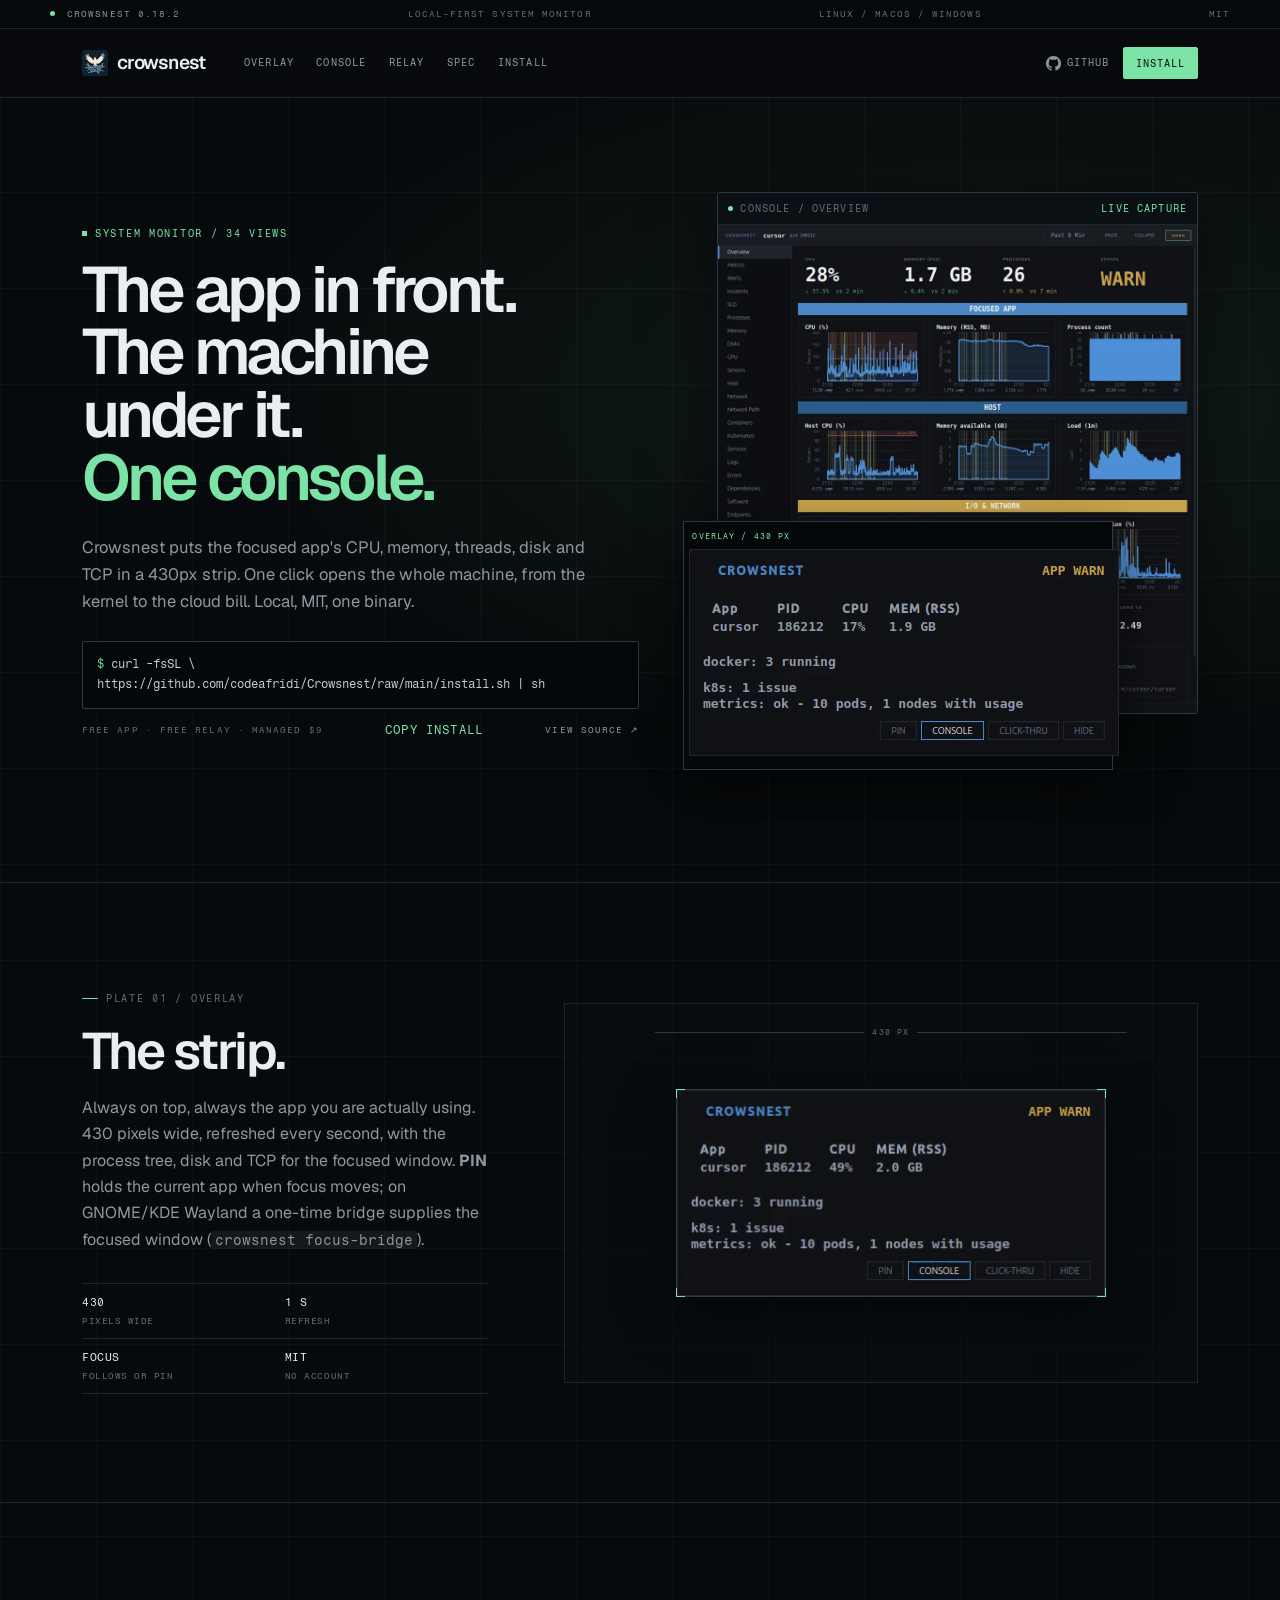
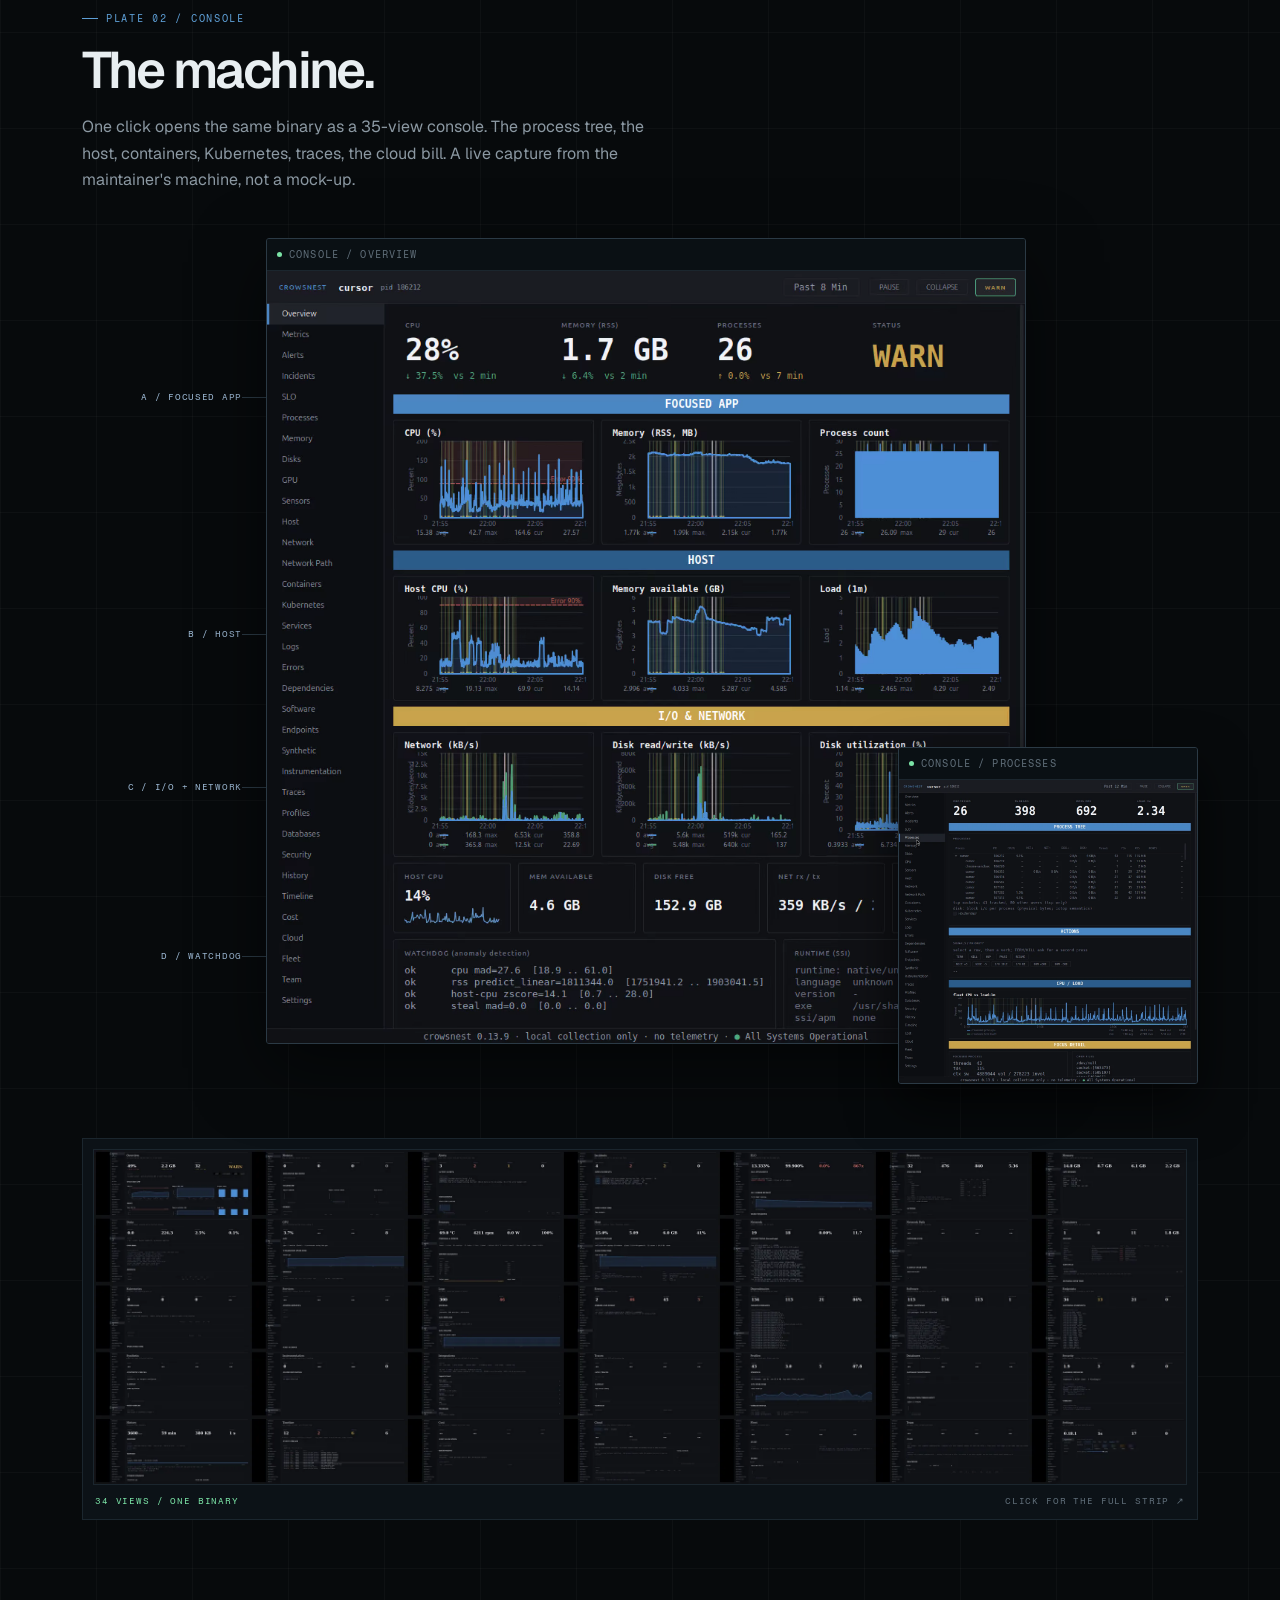
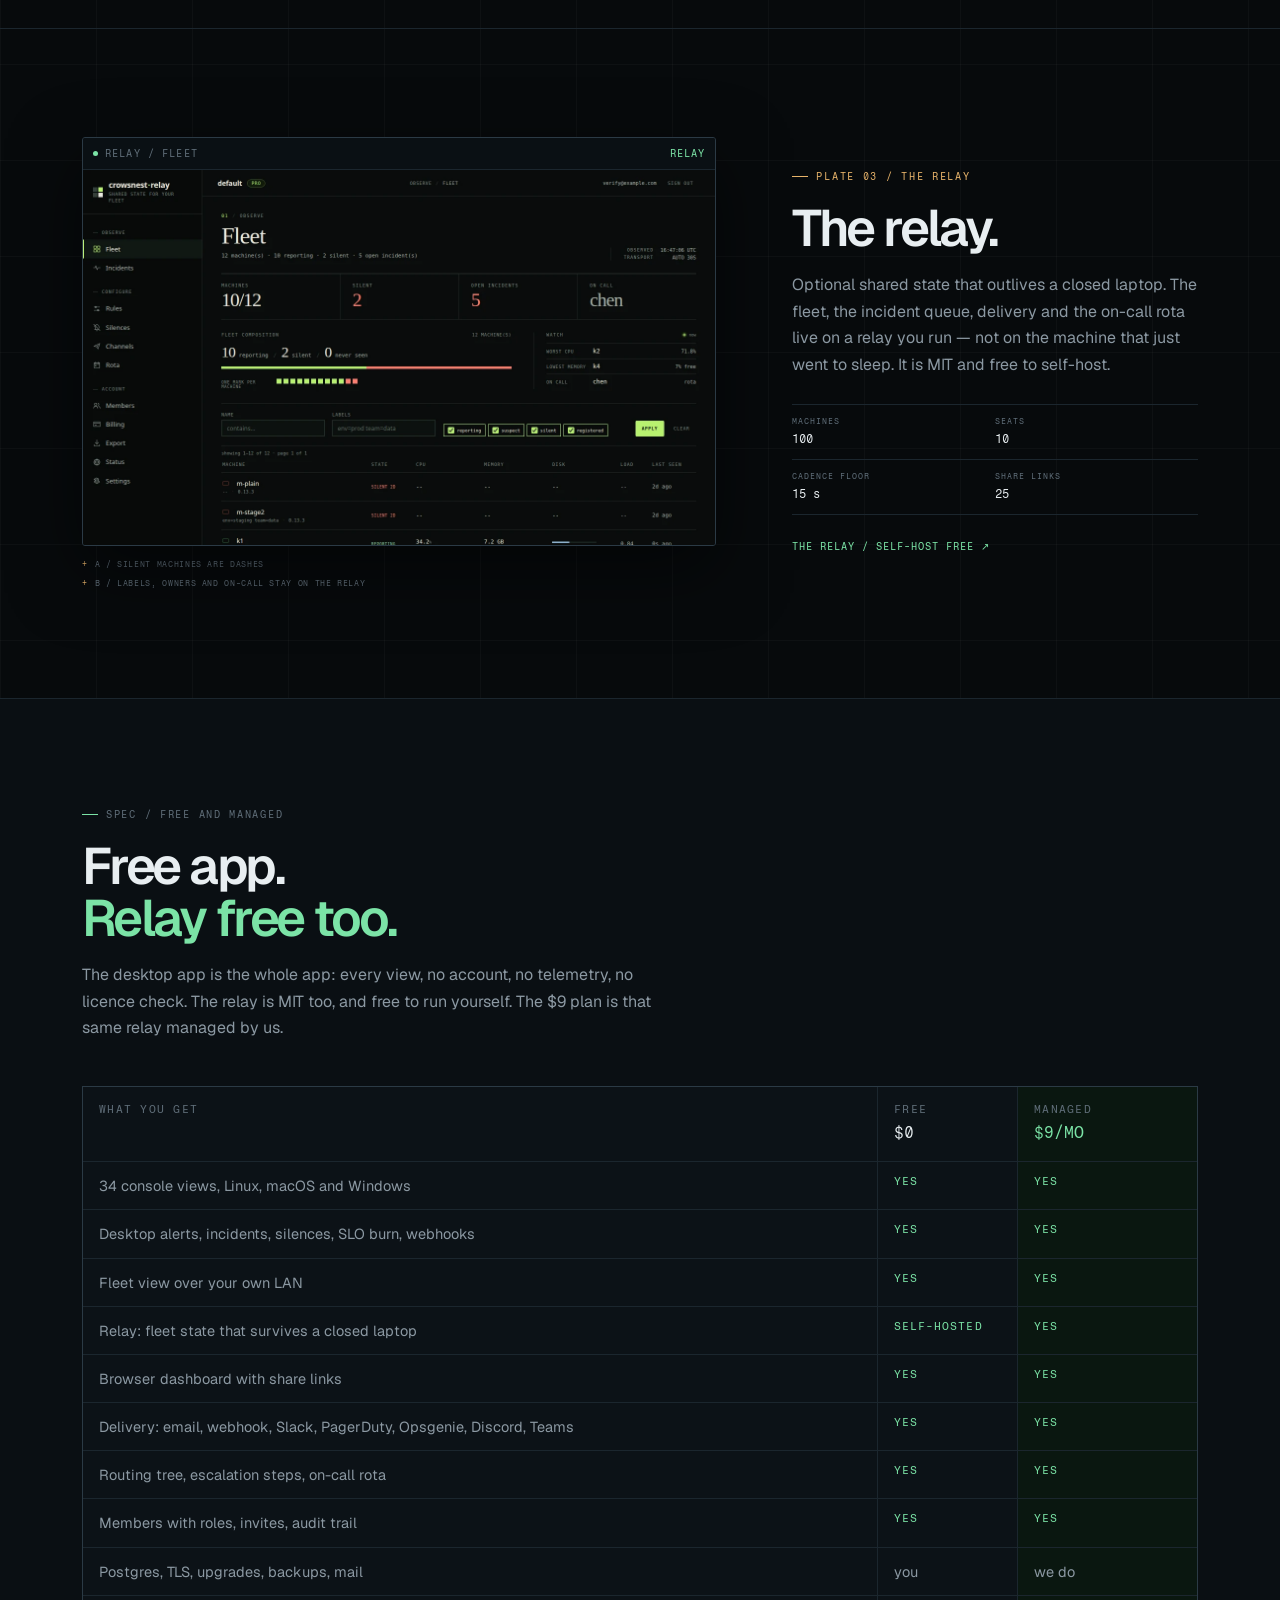
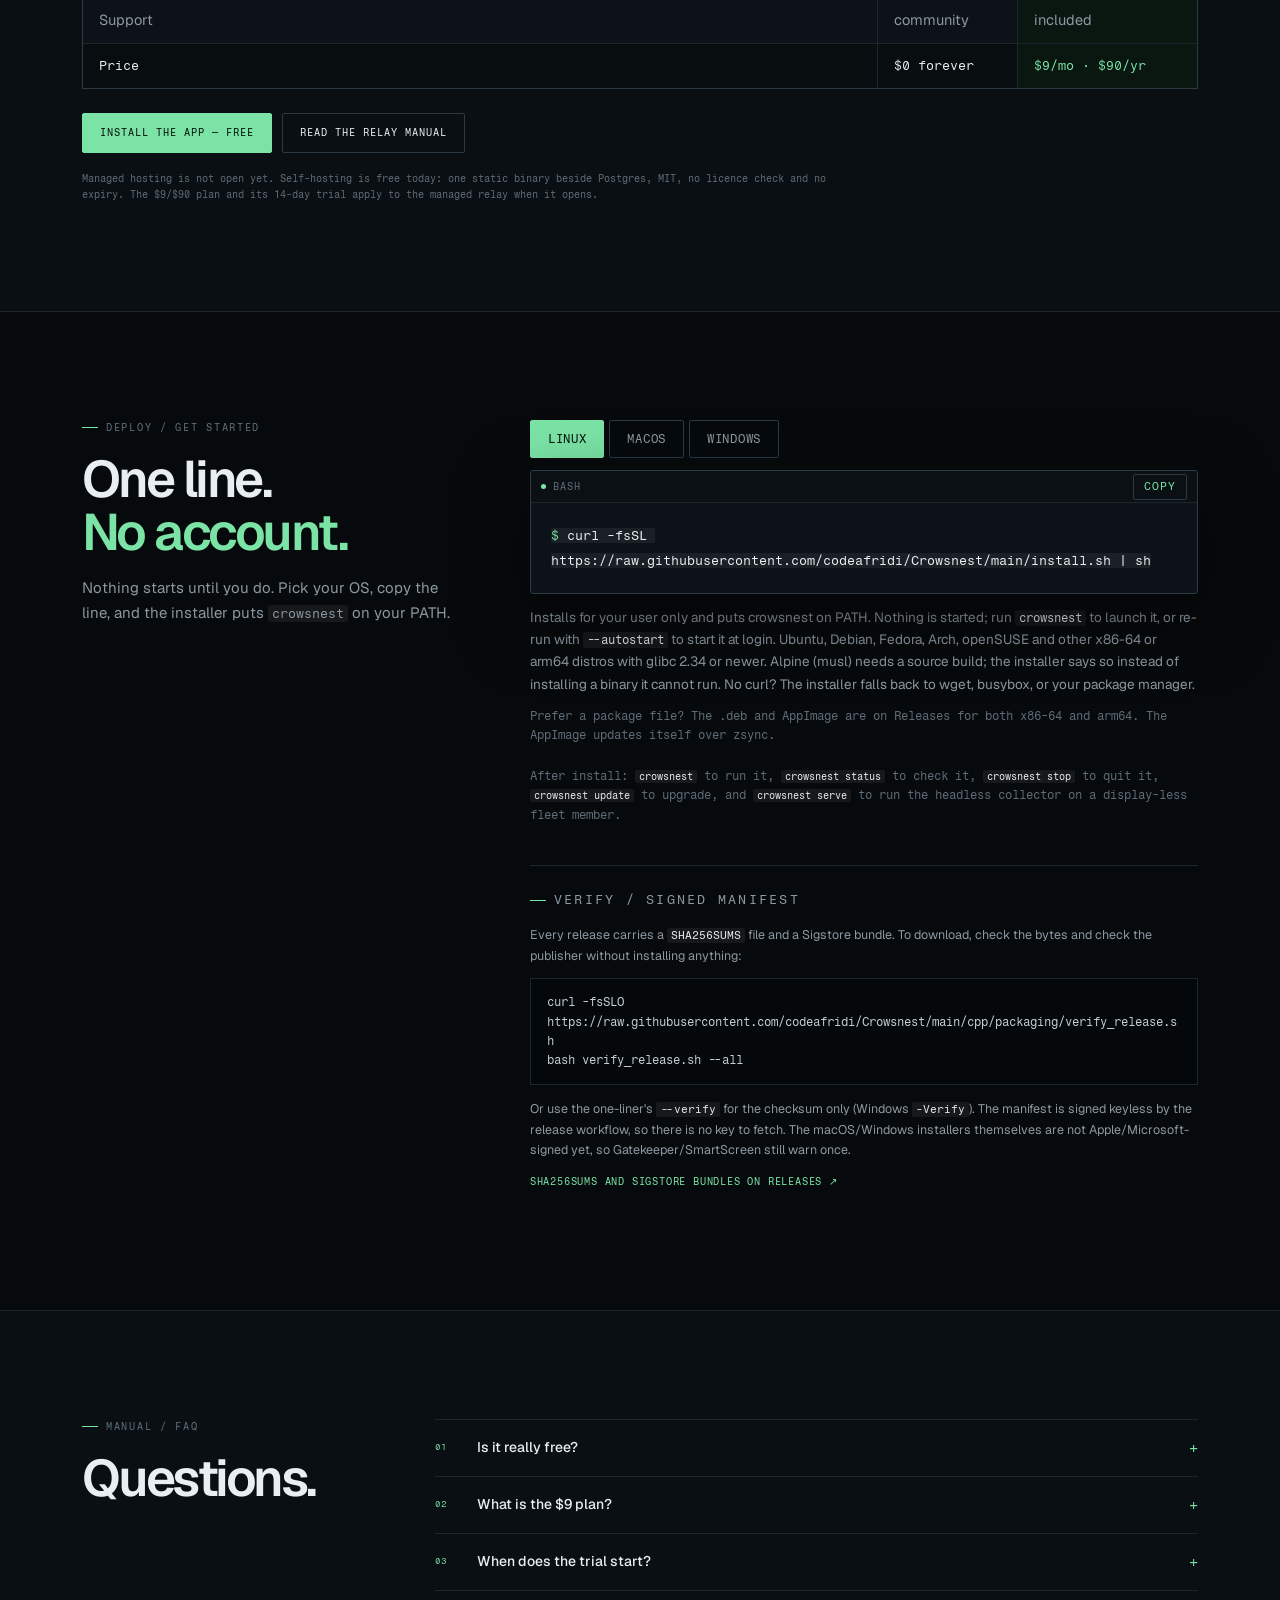
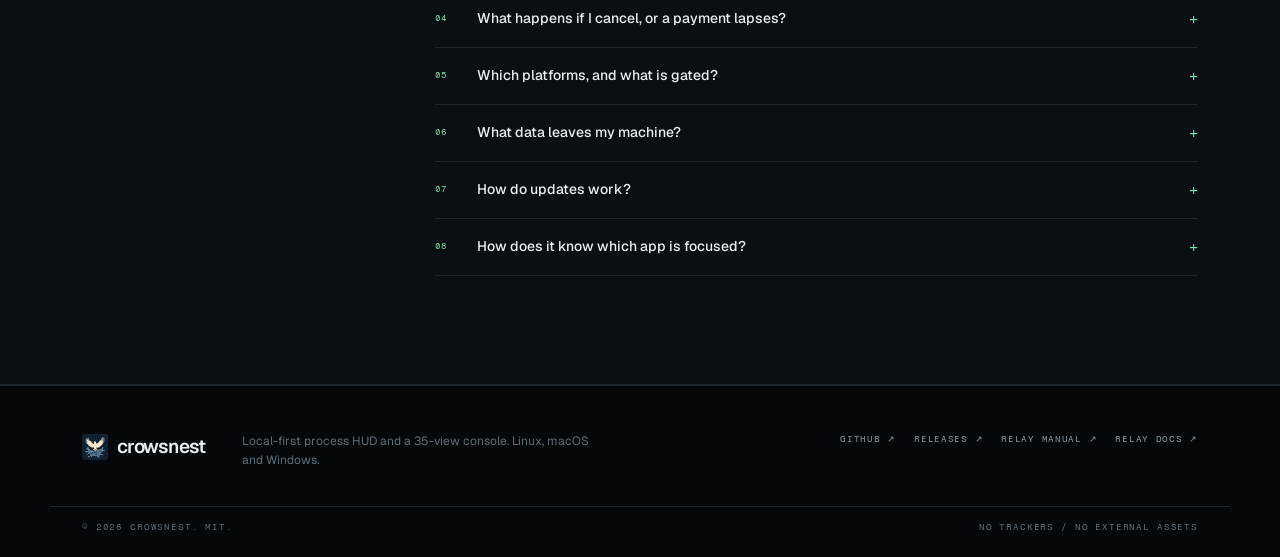
<file: site/index.html>
<!DOCTYPE html>
<html lang="en">
  <head>
    <meta charset="utf-8" />
    <meta name="viewport" content="width=device-width, initial-scale=1" />
    <title>Crowsnest. A focused process HUD and a 35-view console</title>
    <meta name="description" content="Crowsnest puts the focused app's CPU, memory, threads, disk and TCP in a 430px strip, then opens a 35-view console for the host, containers, Kubernetes, traces and cloud cost. Linux, macOS and Windows. The app and the relay are MIT and free to run yourself; the managed relay is $9 with a 14-day trial." />
    <meta name="theme-color" content="#080b0e" />
    <link rel="icon" href="favicon.svg" type="image/svg+xml" />
    <link rel="apple-touch-icon" href="logo.png" />
    <link rel="preload" href="fonts/geist.woff2" as="font" type="font/woff2" crossorigin />
    <link rel="preload" href="fonts/fragment-mono.woff2" as="font" type="font/woff2" crossorigin />
    <link rel="stylesheet" href="styles.css?v=12" />
  </head>
  <body>
    <a class="skip" href="#main">Skip to content</a>

    <div class="topstrip">
      <div class="wrap topstrip-inner">
        <span class="topstrip-build"><i class="dot" aria-hidden="true"></i> CROWSNEST 0.18.2</span>
        <span>LOCAL-FIRST SYSTEM MONITOR</span>
        <span>LINUX / MACOS / WINDOWS</span>
        <span>MIT</span>
      </div>
    </div>

    <header class="head">
      <div class="wrap head-inner">
        <a class="brand" href="#main" aria-label="Crowsnest home">
          <img class="brand-mark" src="logo.svg" width="26" height="26" alt="" aria-hidden="true" />
          <span class="brand-name">crowsnest</span>
        </a>
        <nav class="head-nav" aria-label="Sections">
          <a href="#overlay">Overlay</a>
          <a href="#console">Console</a>
          <a href="relay.html">Relay</a>
          <a href="#spec">Spec</a>
          <a href="#install">Install</a>
        </nav>
        <div class="head-actions">
          <a class="head-gh" href="https://github.com/codeafridi/Crowsnest" rel="noopener">
            <svg width="15" height="15" viewBox="0 0 24 24" fill="currentColor" aria-hidden="true"><path d="M12 0C5.37 0 0 5.37 0 12c0 5.3 3.44 9.8 8.21 11.39.6.11.79-.26.79-.58v-2.23c-3.34.72-4.03-1.42-4.03-1.42-.55-1.39-1.33-1.76-1.33-1.76-1.09-.74.08-.73.08-.73 1.2.08 1.84 1.24 1.84 1.24 1.07 1.83 2.81 1.3 3.49 1 .11-.78.42-1.31.76-1.61-2.67-.3-5.47-1.33-5.47-5.93 0-1.31.47-2.38 1.24-3.22-.12-.3-.54-1.52.12-3.18 0 0 1-.32 3.3 1.23a11.5 11.5 0 0 1 6.01 0c2.3-1.55 3.3-1.23 3.3-1.23.66 1.66.24 2.88.12 3.18.77.84 1.24 1.91 1.24 3.22 0 4.61-2.81 5.63-5.49 5.92.43.37.81 1.1.81 2.22v3.29c0 .32.19.7.8.58A12 12 0 0 0 24 12c0-6.63-5.37-12-12-12z"/></svg>
            <span>GitHub</span>
          </a>
          <a class="btn btn-green btn-sm" href="#install">Install</a>
        </div>
      </div>
    </header>

    <main id="main">
      <section class="hero">
        <div class="hero-grid-bg" aria-hidden="true"></div>
        <div class="wrap hero-grid">
          <div class="hero-copy">
            <p class="eyebrow"><span class="tick"></span> SYSTEM MONITOR / 34 VIEWS</p>
            <h1>The app in front.<br />The machine<br />under it.<br /><em>One console.</em></h1>
            <p class="hero-lede">Crowsnest puts the focused app's CPU, memory, threads, disk and TCP in a 430px strip. One click opens the whole machine, from the kernel to the cloud bill. Local, MIT, one binary.</p>
            <div class="quick-install">
              <pre id="install-command"><span class="quick-prompt">$</span> curl -fsSL \
https://github.com/codeafridi/Crowsnest/raw/main/install.sh | sh</pre>
            </div>
            <div class="hero-under">
              <span>FREE APP · FREE RELAY · MANAGED $9</span>
              <button class="copy-link" type="button" data-copy="#install-command">COPY INSTALL</button>
              <a href="https://github.com/codeafridi/Crowsnest" rel="noopener">VIEW SOURCE &nearr;</a>
            </div>
          </div>

          <div class="hero-visual" aria-label="The Crowsnest console with the overlay strip">
            <div class="frame console-frame">
              <div class="frame-bar"><span class="frame-dot" aria-hidden="true"></span> CONSOLE / OVERVIEW <span class="frame-live">LIVE CAPTURE</span></div>
              <a href="#console"><img src="shots/console-live-poster.webp" width="1020" height="1040" alt="Crowsnest's console on a real machine: focused app CPU, memory and process count, host CPU, memory and load, network and disk charts, and the watchdog cards." fetchpriority="high" /></a>
            </div>
            <div class="overlay-float">
              <span class="float-label">OVERLAY / 430 PX</span>
              <video width="430" height="208" autoplay muted loop playsinline poster="hud.png" aria-label="A live capture of the compact Crowsnest strip: the focused app's CPU and memory update once a second, with Docker and Kubernetes counts and the PIN, CONSOLE, CLICK-THRU and HIDE buttons.">
                <source src="shots/hud-live.webm" type="video/webm" />
                <source src="shots/hud-live.mp4" type="video/mp4" />
              </video>
            </div>
          </div>
        </div>
      </section>

      <section class="plate plate-overlay" id="overlay">
        <div class="wrap plate-grid">
          <div class="plate-copy">
            <p class="plate-no">PLATE 01 / OVERLAY</p>
            <h2>The strip.</h2>
            <p>Always on top, always the app you are actually using. 430 pixels wide, refreshed every second, with the process tree, disk and TCP for the focused window. <strong>PIN</strong> holds the current app when focus moves; on GNOME/KDE Wayland a one-time bridge supplies the focused window (<code>crowsnest focus-bridge</code>).</p>
            <ul class="micro-list">
              <li><span>430</span>pixels wide</li>
              <li><span>1 s</span>refresh</li>
              <li><span>FOCUS</span>follows or PIN</li>
              <li><span>MIT</span>no account</li>
            </ul>
          </div>
          <div class="hud-stage">
            <div class="dimension dimension-top"><span>430 PX</span></div>
            <div class="hud-art">
              <video width="430" height="208" autoplay muted loop playsinline preload="metadata" poster="hud.png" aria-label="The compact Crowsnest overlay at actual size: the focused app, its CPU and memory updating, Docker and Kubernetes counts, and the footer controls.">
                <source src="shots/hud-live.webm" type="video/webm" />
                <source src="shots/hud-live.mp4" type="video/mp4" />
              </video>
              <span class="hud-corner tl"></span><span class="hud-corner tr"></span><span class="hud-corner bl"></span><span class="hud-corner br"></span>
            </div>
          </div>
        </div>
      </section>

      <section class="plate plate-console" id="console">
        <div class="wrap">
          <div class="plate-head">
            <p class="plate-no">PLATE 02 / CONSOLE</p>
            <h2>The machine.</h2>
            <p>One click opens the same binary as a 35-view console. The process tree, the host, containers, Kubernetes, traces, the cloud bill. A live capture from the maintainer's machine, not a mock-up.</p>
          </div>
          <div class="console-stage">
            <div class="ann-col" aria-hidden="true">
              <span class="ann ann-a">A / FOCUSED APP</span>
              <span class="ann ann-b">B / HOST</span>
              <span class="ann ann-c">C / I/O + NETWORK</span>
              <span class="ann ann-d">D / WATCHDOG</span>
            </div>
            <div class="console-art">
              <div class="frame main-frame">
                <div class="frame-bar"><span class="frame-dot" aria-hidden="true"></span> CONSOLE / OVERVIEW</div>
                <video width="1020" height="1040" autoplay muted loop playsinline preload="metadata" poster="shots/console-live-poster.webp" aria-label="A live capture of the Crowsnest console on a real machine: the Overview page with focused-app and host charts, the I/O and network band, the watchdog rows, then scrolled to the lower cards.">
                  <source src="shots/console-live.webm" type="video/webm" />
                  <source src="shots/console-live.mp4" type="video/mp4" />
                </video>
              </div>
              <div class="frame inset-frame">
                <div class="frame-bar"><span class="frame-dot" aria-hidden="true"></span> CONSOLE / PROCESSES</div>
                <img src="shots/processes-live.webp" width="1020" height="1040" alt="The Crowsnest Processes view on a real machine: a grouped process tree with CPU, RSS, threads, fds, disk and TCP rates, listening ports, the signal controls and the focused process detail." loading="lazy" />
              </div>
            </div>
          </div>
          <figure class="views-strip">
            <a href="shots/views.webp" target="_blank" rel="noopener"><img src="shots/views.webp" width="2324" height="704" loading="lazy" alt="A strip of all 34 Crowsnest console views rendered side by side." /></a>
            <figcaption><span>34 VIEWS / ONE BINARY</span><span>Click for the full strip &nearr;</span></figcaption>
          </figure>
        </div>
      </section>

      <section class="plate plate-relay" id="relay">
        <div class="wrap plate-grid reverse">
          <div class="relay-stage">
            <div class="frame relay-frame">
              <div class="frame-bar"><span class="frame-dot" aria-hidden="true"></span> RELAY / FLEET <span class="frame-live">RELAY</span></div>
              <a href="shots/relay-fleet.webp" target="_blank" rel="noopener"><img src="shots/relay-fleet.webp" width="1280" height="760" alt="The relay's Fleet page: twelve labeled machines, ten reporting, two silent with dashes in every value column, a composition strip and a watch column." loading="lazy" /></a>
            </div>
            <div class="relay-notes">
              <span>A / SILENT MACHINES ARE DASHES</span>
              <span>B / LABELS, OWNERS AND ON-CALL STAY ON THE RELAY</span>
            </div>
          </div>
          <div class="plate-copy">
            <p class="plate-no">PLATE 03 / THE RELAY</p>
            <h2>The relay.</h2>
            <p>Optional shared state that outlives a closed laptop. The fleet, the incident queue, delivery and the on-call rota live on a relay you run &mdash; not on the machine that just went to sleep. It is MIT and free to self-host.</p>
            <dl class="relay-facts">
              <div><dt>Machines</dt><dd>100</dd></div>
              <div><dt>Seats</dt><dd>10</dd></div>
              <div><dt>Cadence floor</dt><dd>15 s</dd></div>
              <div><dt>Share links</dt><dd>25</dd></div>
            </dl>
            <a class="arrow-link" href="relay.html">THE RELAY / SELF-HOST FREE &nearr;</a>
          </div>
        </div>
      </section>

      <section class="plate spec" id="spec">
        <div class="wrap">
          <div class="plate-head spec-head">
            <p class="plate-no">SPEC / FREE AND MANAGED</p>
            <h2>Free app.<br /><em>Relay free too.</em></h2>
            <p>The desktop app is the whole app: every view, no account, no telemetry, no licence check. The relay is MIT too, and free to run yourself. The $9 plan is that same relay managed by us.</p>
          </div>

          <div class="spec-scroll">
            <div class="spec-table" role="table" aria-label="Free and managed relay plans">
              <div class="spec-row spec-headrow" role="row">
                <span role="columnheader">WHAT YOU GET</span>
                <span role="columnheader">FREE <b>$0</b></span>
                <span role="columnheader" class="team-col">MANAGED <b>$9/mo</b></span>
              </div>
              <div class="spec-row" role="row"><span>34 console views, Linux, macOS and Windows</span><span class="yes">YES</span><span class="yes team-col">YES</span></div>
              <div class="spec-row" role="row"><span>Desktop alerts, incidents, silences, SLO burn, webhooks</span><span class="yes">YES</span><span class="yes team-col">YES</span></div>
              <div class="spec-row" role="row"><span>Fleet view over your own LAN</span><span class="yes">YES</span><span class="yes team-col">YES</span></div>
              <div class="spec-row" role="row"><span>Relay: fleet state that survives a closed laptop</span><span class="yes">SELF-HOSTED</span><span class="yes team-col">YES</span></div>
              <div class="spec-row" role="row"><span>Browser dashboard with share links</span><span class="yes">YES</span><span class="yes team-col">YES</span></div>
              <div class="spec-row" role="row"><span>Delivery: email, webhook, Slack, PagerDuty, Opsgenie, Discord, Teams</span><span class="yes">YES</span><span class="yes team-col">YES</span></div>
              <div class="spec-row" role="row"><span>Routing tree, escalation steps, on-call rota</span><span class="yes">YES</span><span class="yes team-col">YES</span></div>
              <div class="spec-row" role="row"><span>Members with roles, invites, audit trail</span><span class="yes">YES</span><span class="yes team-col">YES</span></div>
              <div class="spec-row" role="row"><span>Postgres, TLS, upgrades, backups, mail</span><span>you</span><span class="team-col">we do</span></div>
              <div class="spec-row" role="row"><span>Support</span><span>community</span><span class="team-col">included</span></div>
              <div class="spec-row spec-pricerow" role="row"><span>Price</span><span>$0 forever</span><span class="team-col">$9/mo &middot; $90/yr</span></div>
            </div>
          </div>

          <div class="spec-actions">
            <a class="btn btn-green" href="#install">Install the app &mdash; free</a>
            <a class="btn" href="relay.html">Read the relay manual</a>
          </div>
          <p class="managed-note">Managed hosting is not open yet. Self-hosting is free today: one static binary beside Postgres, MIT, no licence check and no expiry. The $9/$90 plan and its 14-day trial apply to the managed relay when it opens.</p>

          
        </div>
      </section>

      <section class="plate install" id="install">
        <div class="wrap install-grid">
          <div class="install-head">
            <p class="plate-no">DEPLOY / GET STARTED</p>
            <h2>One line.<br /><em>No account.</em></h2>
            <p>Nothing starts until you do. Pick your OS, copy the line, and the installer puts <code>crowsnest</code> on your PATH.</p>
          </div>
          <div class="install-body">
            <div class="ostabs" role="tablist" aria-label="Choose your operating system">
              <button type="button" role="tab" data-os="linux" aria-selected="true">Linux</button>
              <button type="button" role="tab" data-os="macos" aria-selected="false">macOS</button>
              <button type="button" role="tab" data-os="windows" aria-selected="false">Windows</button>
            </div>

            <div class="ospanel" data-os="linux" role="tabpanel">
              <div class="frame terminal-frame">
                <div class="frame-bar"><span class="frame-dot" aria-hidden="true"></span> BASH <button class="frame-copy" type="button" data-copy="#cmd-linux">COPY</button></div>
                <pre class="terminal-body"><code id="cmd-linux"><span class="prompt">$</span> curl -fsSL https://raw.githubusercontent.com/codeafridi/Crowsnest/main/install.sh | sh</code></pre>
              </div>
              <p>Installs for your user only and puts crowsnest on PATH. Nothing is started; run <code>crowsnest</code> to launch it, or re-run with <code>--autostart</code> to start it at login. Ubuntu, Debian, Fedora, Arch, openSUSE and other x86-64 or arm64 distros with glibc 2.34 or newer. Alpine (musl) needs a source build; the installer says so instead of installing a binary it cannot run. No curl? The installer falls back to wget, busybox, or your package manager.</p>
              <p class="alts">Prefer a package file? The .deb and AppImage are on Releases for both x86-64 and arm64. The AppImage updates itself over zsync.</p>
            </div>

            <div class="ospanel" data-os="macos" role="tabpanel" hidden>
              <div class="frame terminal-frame">
                <div class="frame-bar"><span class="frame-dot" aria-hidden="true"></span> TERMINAL <button class="frame-copy" type="button" data-copy="#cmd-mac">COPY</button></div>
                <pre class="terminal-body"><code id="cmd-mac"><span class="prompt">$</span> curl -fsSL https://raw.githubusercontent.com/codeafridi/Crowsnest/main/install.sh | sh</code></pre>
              </div>
              <p>Downloads the latest DMG, copies the app into Applications and adds the crowsnest command. Nothing is started; re-run with <code>--autostart</code> for login autostart. Needs macOS 12 Monterey or newer. No permissions asked, and the installer clears Gatekeeper for you.</p>
              <p class="alts">Prefer a package file? The DMG is on Releases. TCP health is gated on macOS: the kernel will not hand those counters to an unprivileged reader, and the panel says so.</p>
            </div>

            <div class="ospanel" data-os="windows" role="tabpanel" hidden>
              <div class="frame terminal-frame">
                <div class="frame-bar"><span class="frame-dot" aria-hidden="true"></span> POWERSHELL <button class="frame-copy" type="button" data-copy="#cmd-win">COPY</button></div>
                <pre class="terminal-body"><code id="cmd-win"><span class="prompt">PS&gt;</span> irm https://raw.githubusercontent.com/codeafridi/Crowsnest/main/cpp/packaging/windows/install.ps1 -OutFile "$env:TEMP\crowsnest-install.ps1"; powershell -NoProfile -ExecutionPolicy Bypass -File "$env:TEMP\crowsnest-install.ps1"</code></pre>
              </div>
              <p>Open PowerShell, paste the line, done. It downloads the installer to <code>%TEMP%</code> and runs that file with the execution policy bypassed for that process only &mdash; it does not pipe a remote string into your session. Installs into your user folder and puts crowsnest on PATH. Nothing is started; add <code>-Autostart</code> for start at login. Needs Windows 10 or newer. No Git Bash required.</p>
              <p class="alts">Prefer a setup wizard? The MSI is on Releases. SmartScreen may ask once, choose Run anyway.</p>
            </div>

            <p class="install-after">After install: <code>crowsnest</code> to run it, <code>crowsnest status</code> to check it, <code>crowsnest stop</code> to quit it, <code>crowsnest update</code> to upgrade, and <code>crowsnest serve</code> to run the headless collector on a display-less fleet member.</p>

            <div class="verify">
              <p class="plate-no">VERIFY / SIGNED MANIFEST</p>
              <p>Every release carries a <code>SHA256SUMS</code> file and a Sigstore bundle. To download, check the bytes and check the publisher without installing anything:</p>
              <pre class="verify-cmd">curl -fsSLO https://raw.githubusercontent.com/codeafridi/Crowsnest/main/cpp/packaging/verify_release.sh
bash verify_release.sh --all</pre>
              <p>Or use the one-liner's <code>--verify</code> for the checksum only (Windows <code>-Verify</code>). The manifest is signed keyless by the release workflow, so there is no key to fetch. The macOS/Windows installers themselves are not Apple/Microsoft-signed yet, so Gatekeeper/SmartScreen still warn once.</p>
              <p class="verify-link"><a href="https://github.com/codeafridi/Crowsnest/releases" rel="noopener">SHA256SUMS and Sigstore bundles on Releases &nearr;</a></p>
            </div>
          </div>
        </div>
      </section>

      <section class="plate faq" id="faq">
        <div class="wrap faq-grid">
          <div class="faq-head">
            <p class="plate-no">MANUAL / FAQ</p>
            <h2>Questions.</h2>
          </div>
          <div class="faq-list">
            <details class="faq-item"><summary><span>01</span>Is it really free?</summary><p>Yes. The desktop app is MIT with no account, no telemetry, no licence check and no feature gate. Every one of the 35 views ships in the free build. Local telemetry is never metered, and there is nothing to buy to use it.</p></details>
            <details class="faq-item"><summary><span>02</span>What is the $9 plan?</summary><p>The managed relay: we run the same relay for you &mdash; hosting, TLS, upgrades, backups, mail and support. The relay is MIT and free to self-host; nothing is feature-gated. $9 a month or $90 a year, 14-day trial, no card, when managed hosting opens. <a href="#spec">Pricing and limits</a>.</p></details>
            <details class="faq-item"><summary><span>03</span>When does the trial start?</summary><p>On the managed relay, when your hosted workspace is provisioned: 14 days, no card, full limits. A relay you run yourself has no trial and no expiry &mdash; it is free, with or without us.</p></details>
            <details class="faq-item"><summary><span>04</span>What happens if I cancel, or a payment lapses?</summary><p>Cancellation keeps the plan to the end of the period, then data is kept 30 days before a counted delete with a receipt. A lapsed payment gives 7 days of grace: read-only by day 7, cancelled by the pass on day 8. Restore inside the window and nothing is lost.</p></details>
            <details class="faq-item"><summary><span>05</span>Which platforms, and what is gated?</summary><p>Linux, macOS and Windows from the same codebase. Collection depth differs by what each OS will hand an unprivileged process, and the console names every gap instead of showing a blank: macOS redacts TCP counters without root, Windows has no load average, cgroups and PSI pressure are Linux surfaces, per-process socket rates need Linux. What works on your OS is listed in Settings, per surface.</p></details>
            <details class="faq-item"><summary><span>06</span>What data leaves my machine?</summary><p>By default, nothing. The outbound calls are all opt-in and all yours: the cloud metadata read for instance identity, your own webhook, your own Prometheus scraper, and <code>[remote]</code> reporting if you link a relay. Even then the payload never carries process lists, command lines, environment, paths or logs &mdash; the schema refuses them and <a href="https://github.com/codeafridi/Crowsnest/blob/main/docs/remote.md" rel="noopener">the field list documents every byte</a>.</p></details>
            <details class="faq-item"><summary><span>07</span>How do updates work?</summary><p><code>crowsnest update</code> stops the running HUD, fetches the latest release bundle and swaps it in. The AppImage updates itself over zsync, and the .deb, DMG, MSI and portable zip are on the <a href="https://github.com/codeafridi/Crowsnest/releases" rel="noopener">Releases page</a> if you prefer to install by hand.</p></details>
            <details class="faq-item"><summary><span>08</span>How does it know which app is focused?</summary><p>On GNOME or KDE Wayland it uses a small bridge the installer sets up, or <code>crowsnest focus-bridge</code> if it needs reinstalling. Hyprland, Sway, niri and X11 use their own sources; any other Wayland compositor has no focus source, and the strip says <strong>NO FOCUS</strong> while the host, disk and network cards keep collecting. The strip's <strong>PIN</strong> holds the current app when focus moves, and Settings -> Collection -> FOCUS names the live provider or the next step. <a href="https://github.com/codeafridi/Crowsnest/blob/main/docs/focus.md" rel="noopener">The focus reference</a> has every case.</p></details>
          </div>
        </div>
      </section>
    </main>

    <footer class="footer">
      <div class="wrap footer-top">
        <a class="brand footer-brand" href="#main"><img class="brand-mark" src="logo.svg" width="26" height="26" alt="" aria-hidden="true" /><span class="brand-name">crowsnest</span></a>
        <p>Local-first process HUD and a 35-view console. Linux, macOS and Windows.</p>
        <div class="footer-links">
          <a href="https://github.com/codeafridi/Crowsnest" rel="noopener">GitHub &nearr;</a>
          <a href="https://github.com/codeafridi/Crowsnest/releases" rel="noopener">Releases &nearr;</a>
          <a href="relay.html">Relay manual &nearr;</a>
          <a href="https://github.com/codeafridi/Crowsnest/blob/main/docs/remote.md" rel="noopener">Relay docs &nearr;</a>
        </div>
      </div>
      <div class="wrap footer-bottom">
        <span>&copy; 2026 Crowsnest. MIT.</span>
        <span>NO TRACKERS / NO EXTERNAL ASSETS</span>
      </div>
    </footer>

    <script>
      document.querySelectorAll('.ostabs button').forEach(function (b) {
        b.addEventListener('click', function () {
          document.querySelectorAll('.ostabs button').forEach(function (x) {
            x.setAttribute('aria-selected', x === b ? 'true' : 'false');
          });
          document.querySelectorAll('.ospanel').forEach(function (p) {
            p.hidden = p.dataset.os !== b.dataset.os;
          });
        });
      });

      document.querySelectorAll('[data-copy]').forEach(function (b) {
        b.addEventListener('click', function () {
          var src = document.querySelector(b.getAttribute('data-copy'));
          if (!src) return;
          var text = src.textContent.trim()
            .replace(/^(?:\$|PS>)\s*/, '')
            .replace(/\\\n\s*/g, '');
          if (navigator.clipboard) navigator.clipboard.writeText(text);
          var label = b.textContent;
          b.textContent = 'COPIED';
          setTimeout(function () { b.textContent = label; }, 1400);
        });
      });
    </script>
  </body>
</html>
</file>
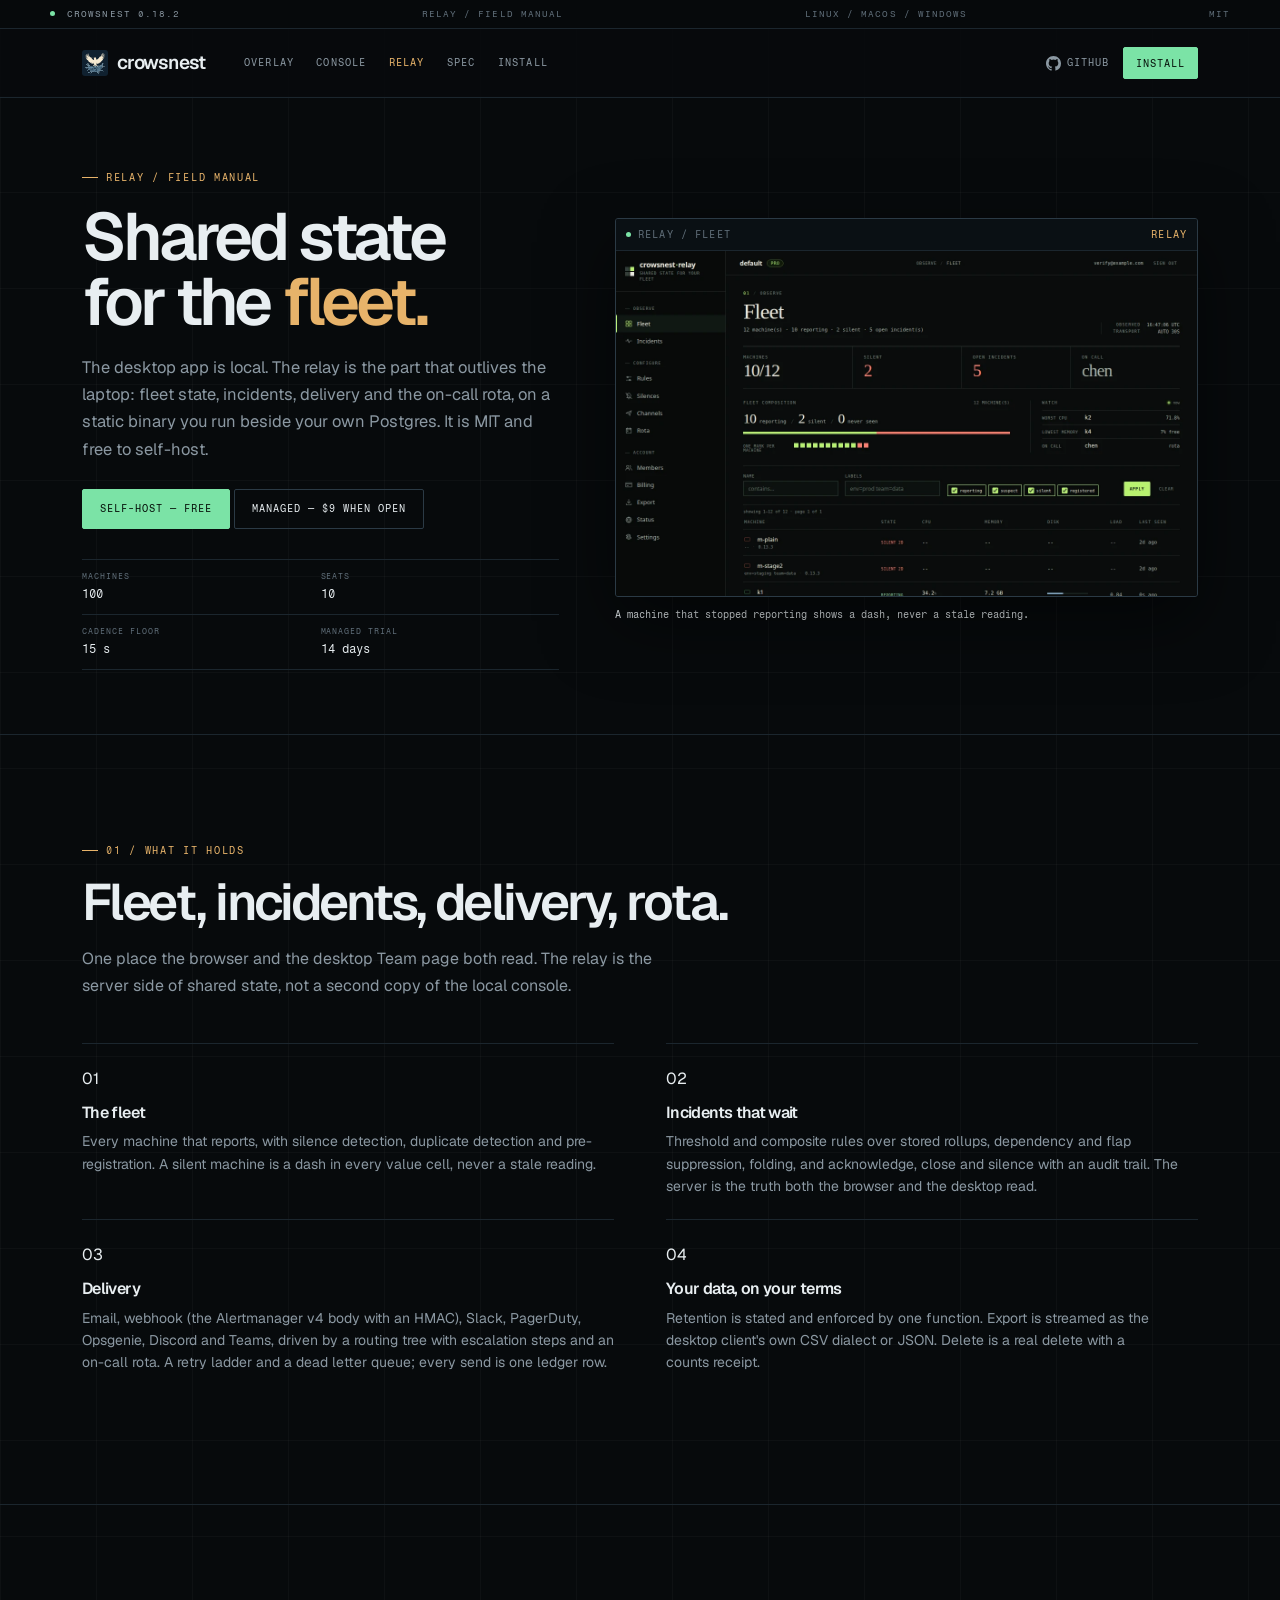
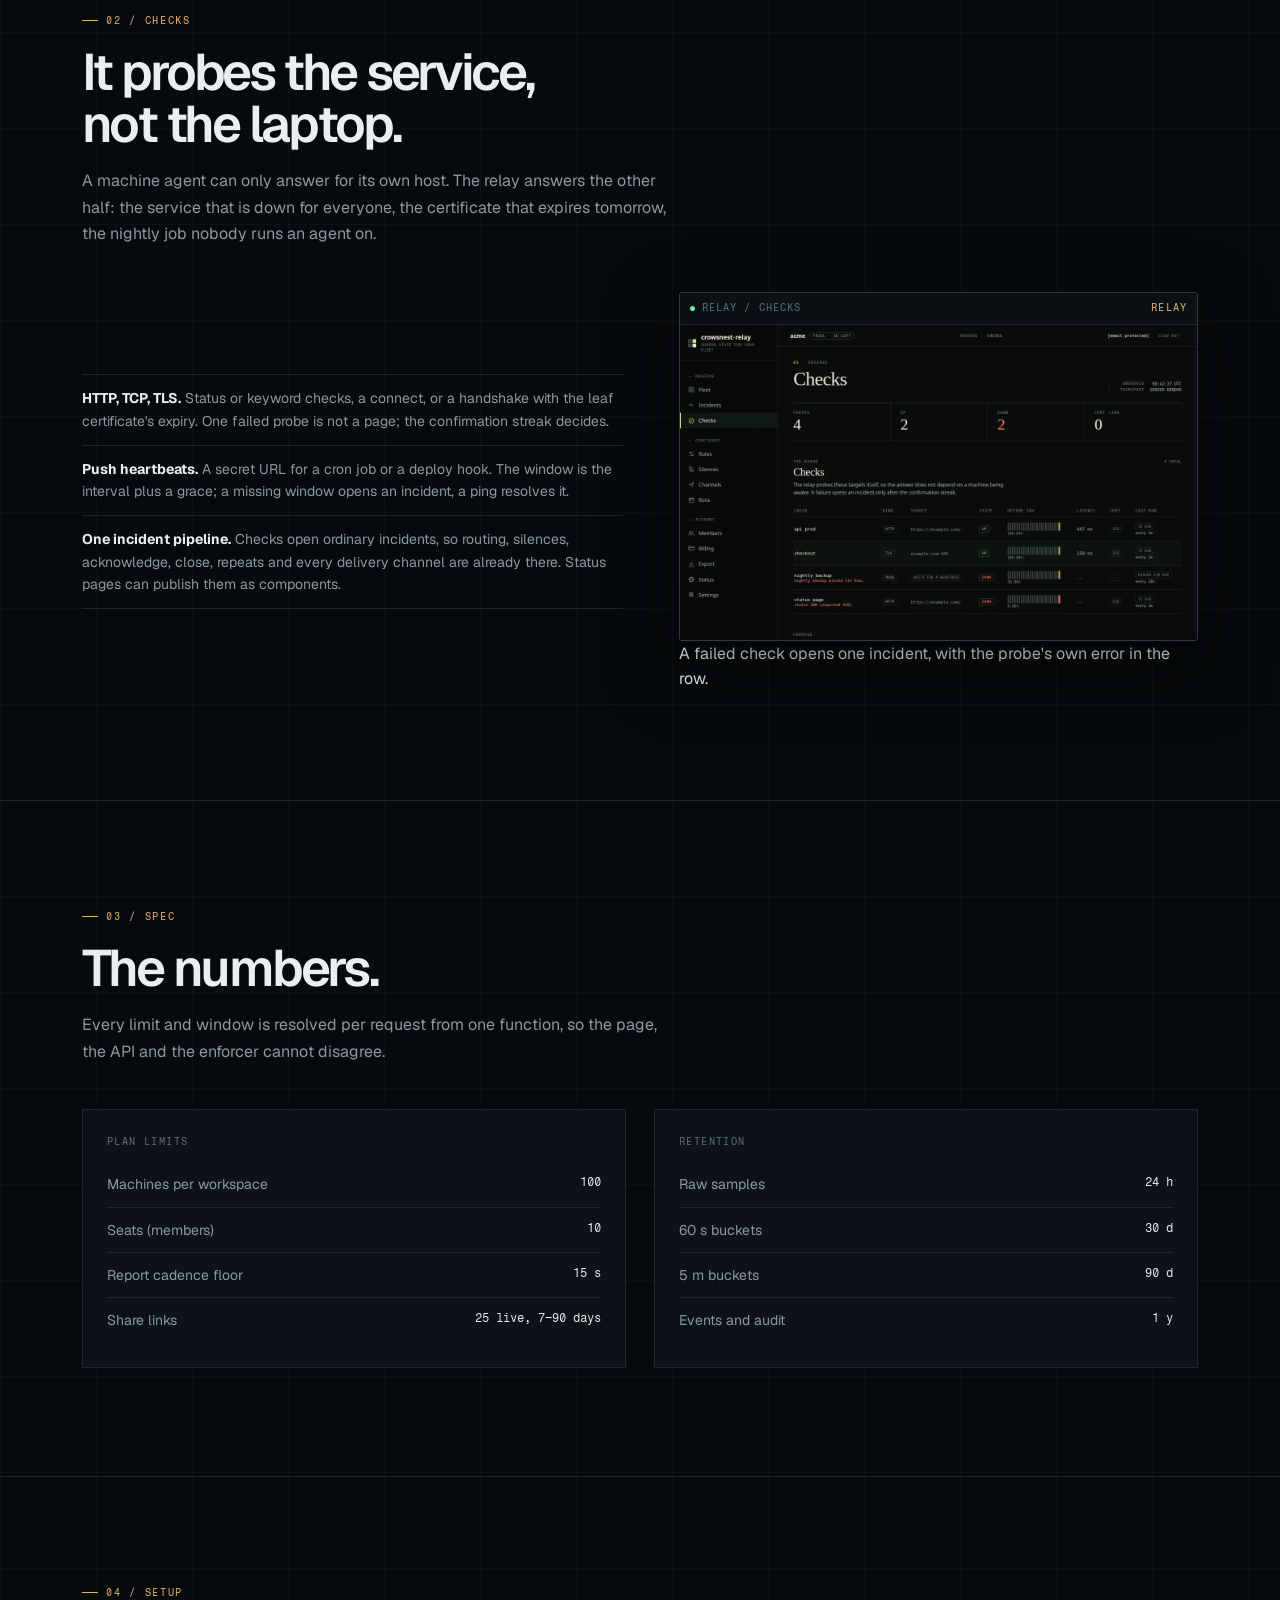
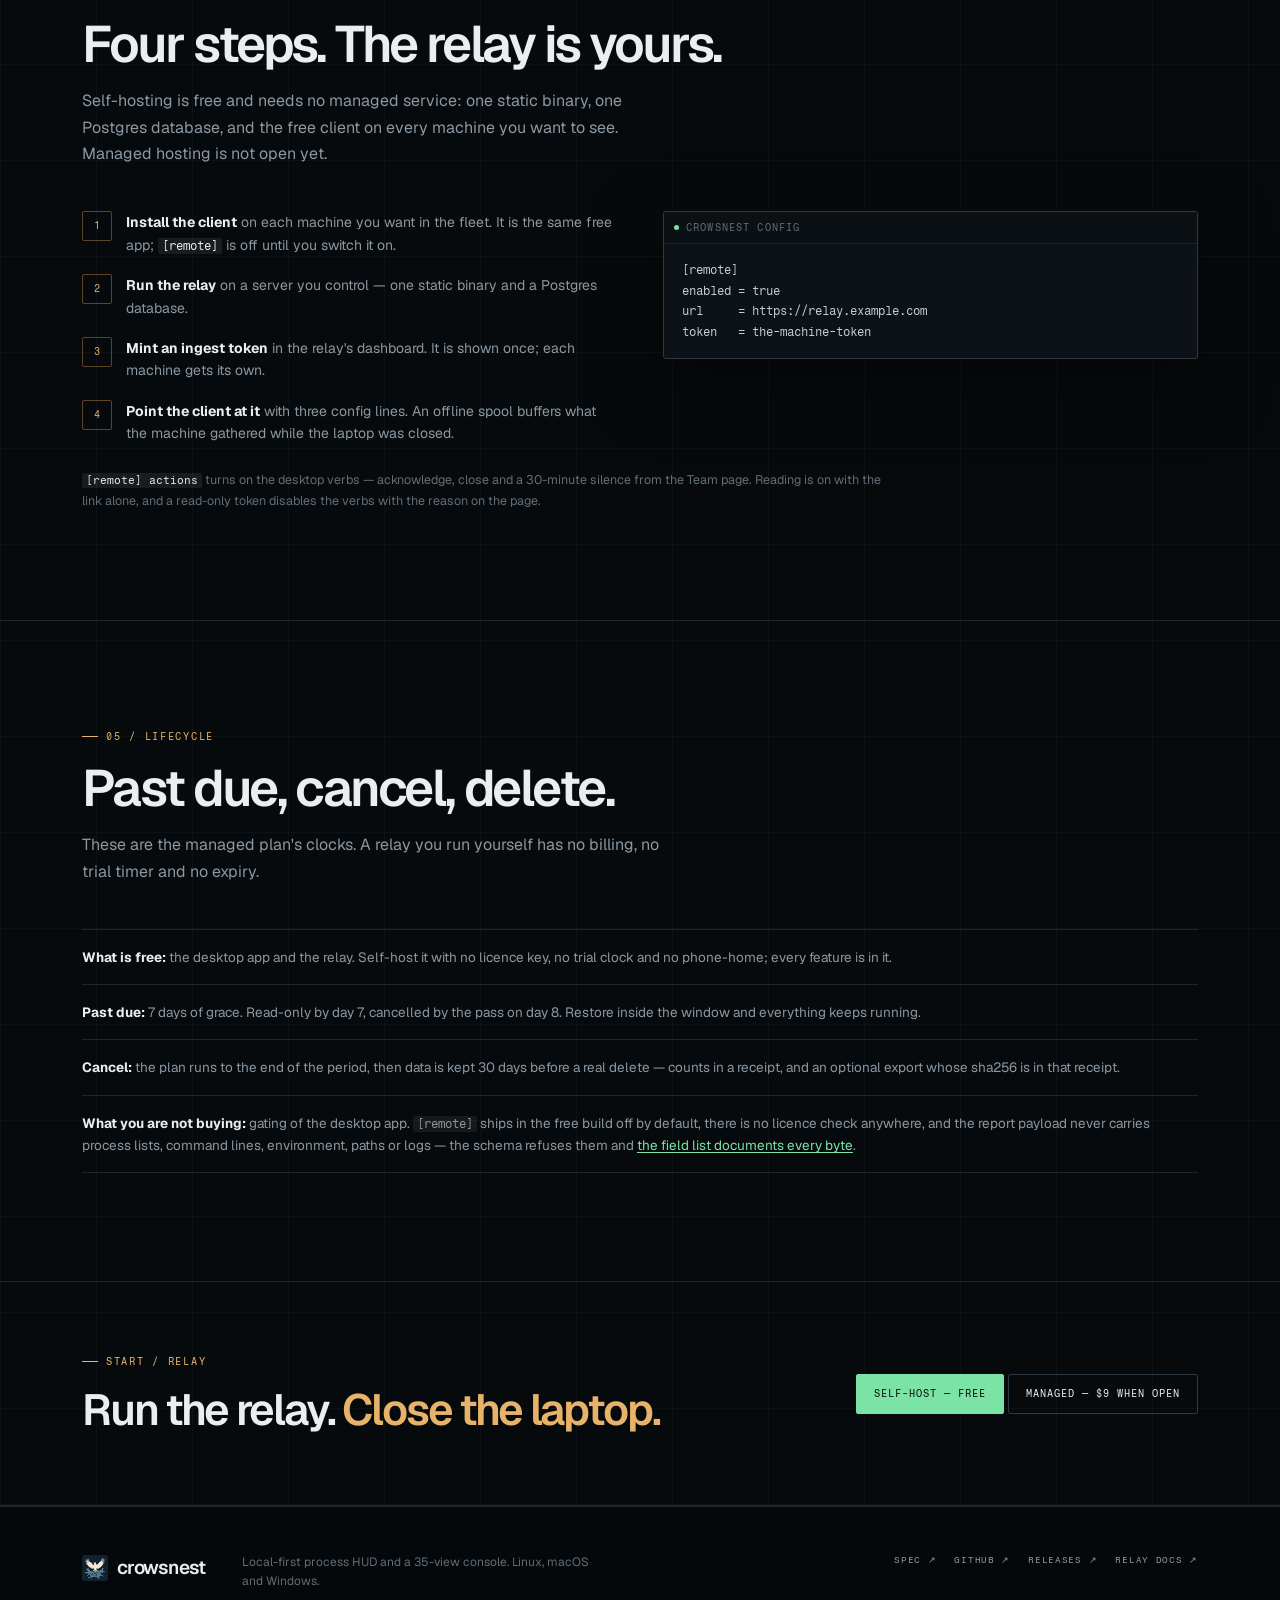
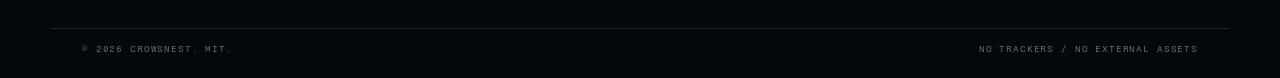
<file: site/relay.html>
<!DOCTYPE html>
<html lang="en">
  <head>
    <meta charset="utf-8" />
    <meta name="viewport" content="width=device-width, initial-scale=1" />
    <title>Relay manual. Crowsnest</title>
    <meta name="description" content="The Crowsnest relay: fleet state, incidents, delivery, on-call rota, and its own HTTP/TCP/TLS checks and push heartbeats. One static binary beside your own Postgres, MIT and free to self-host." />
    <meta name="theme-color" content="#080b0e" />
    <link rel="icon" href="favicon.svg" type="image/svg+xml" />
    <link rel="apple-touch-icon" href="logo.png" />
    <link rel="preload" href="fonts/geist.woff2" as="font" type="font/woff2" crossorigin />
    <link rel="preload" href="fonts/fragment-mono.woff2" as="font" type="font/woff2" crossorigin />
    <link rel="stylesheet" href="styles.css?v=12" />
  </head>
  <body class="relay-page">
    <a class="skip" href="#main">Skip to content</a>

    <div class="topstrip">
      <div class="wrap topstrip-inner">
        <span class="topstrip-build"><i class="dot" aria-hidden="true"></i> CROWSNEST 0.18.2</span>
        <span>RELAY / FIELD MANUAL</span>
        <span>LINUX / MACOS / WINDOWS</span>
        <span>MIT</span>
      </div>
    </div>

    <header class="head">
      <div class="wrap head-inner">
        <a class="brand" href="index.html" aria-label="Crowsnest home">
          <img class="brand-mark" src="logo.svg" width="26" height="26" alt="" aria-hidden="true" />
          <span class="brand-name">crowsnest</span>
        </a>
        <nav class="head-nav" aria-label="Sections">
          <a href="index.html#overlay">Overlay</a>
          <a href="index.html#console">Console</a>
          <a href="relay.html" aria-current="page">Relay</a>
          <a href="index.html#spec">Spec</a>
          <a href="index.html#install">Install</a>
        </nav>
        <div class="head-actions">
          <a class="head-gh" href="https://github.com/codeafridi/Crowsnest" rel="noopener">
            <svg width="15" height="15" viewBox="0 0 24 24" fill="currentColor" aria-hidden="true"><path d="M12 0C5.37 0 0 5.37 0 12c0 5.3 3.44 9.8 8.21 11.39.6.11.79-.26.79-.58v-2.23c-3.34.72-4.03-1.42-4.03-1.42-.55-1.39-1.33-1.76-1.33-1.76-1.09-.74.08-.73.08-.73 1.2.08 1.84 1.24 1.84 1.24 1.07 1.83 2.81 1.3 3.49 1 .11-.78.42-1.31.76-1.61-2.67-.3-5.47-1.33-5.47-5.93 0-1.31.47-2.38 1.24-3.22-.12-.3-.54-1.52.12-3.18 0 0 1-.32 3.3 1.23a11.5 11.5 0 0 1 6.01 0c2.3-1.55 3.3-1.23 3.3-1.23.66 1.66.24 2.88.12 3.18.77.84 1.24 1.91 1.24 3.22 0 4.61-2.81 5.63-5.49 5.92.43.37.81 1.1.81 2.22v3.29c0 .32.19.7.8.58A12 12 0 0 0 24 12c0-6.63-5.37-12-12-12z"/></svg>
            <span>GitHub</span>
          </a>
          <a class="btn btn-green btn-sm" href="index.html#install">Install</a>
        </div>
      </div>
    </header>

    <main id="main">
      <section class="page-hero">
        <div class="wrap page-hero-grid">
          <div class="page-hero-copy">
            <p class="plate-no">RELAY / FIELD MANUAL</p>
            <h1>Shared state for the <em>fleet.</em></h1>
            <p>The desktop app is local. The relay is the part that outlives the laptop: fleet state, incidents, delivery and the on-call rota, on a static binary you run beside your own Postgres. It is MIT and free to self-host.</p>
            <div class="hero-actions">
              <a class="btn btn-green" href="#setup">Self-host &mdash; free</a>
              <a class="btn" href="index.html#spec">Managed &mdash; $9 when open</a>
            </div>
            <dl class="relay-hero-facts">
              <div><dt>Machines</dt><dd>100</dd></div>
              <div><dt>Seats</dt><dd>10</dd></div>
              <div><dt>Cadence floor</dt><dd>15 s</dd></div>
              <div><dt>Managed trial</dt><dd>14 days</dd></div>
            </dl>
          </div>
          <figure class="page-hero-shot">
            <div class="frame relay-frame">
              <div class="frame-bar"><span class="frame-dot" aria-hidden="true"></span> RELAY / FLEET <span class="frame-live">RELAY</span></div>
              <a href="shots/relay-fleet.webp" target="_blank" rel="noopener"><img src="shots/relay-fleet.webp" width="1280" height="760" alt="The relay's Fleet page: twelve labeled machines, ten reporting, two silent with dashes in every value column, a composition strip and a watch column." /></a>
            </div>
            <figcaption>A machine that stopped reporting shows a dash, never a stale reading.</figcaption>
          </figure>
        </div>
      </section>

      <section class="plate">
        <div class="wrap">
          <div class="plate-head">
            <p class="plate-no">01 / WHAT IT HOLDS</p>
            <h2>Fleet, incidents, delivery, rota.</h2>
            <p>One place the browser and the desktop Team page both read. The relay is the server side of shared state, not a second copy of the local console.</p>
          </div>
          <div class="relay-holds">
            <article>
              <span class="relay-num">01</span>
              <h3>The fleet</h3>
              <p>Every machine that reports, with silence detection, duplicate detection and pre-registration. A silent machine is a dash in every value cell, never a stale reading.</p>
            </article>
            <article>
              <span class="relay-num">02</span>
              <h3>Incidents that wait</h3>
              <p>Threshold and composite rules over stored rollups, dependency and flap suppression, folding, and acknowledge, close and silence with an audit trail. The server is the truth both the browser and the desktop read.</p>
            </article>
            <article>
              <span class="relay-num">03</span>
              <h3>Delivery</h3>
              <p>Email, webhook (the Alertmanager v4 body with an HMAC), Slack, PagerDuty, Opsgenie, Discord and Teams, driven by a routing tree with escalation steps and an on-call rota. A retry ladder and a dead letter queue; every send is one ledger row.</p>
            </article>
            <article>
              <span class="relay-num">04</span>
              <h3>Your data, on your terms</h3>
              <p>Retention is stated and enforced by one function. Export is streamed as the desktop client's own CSV dialect or JSON. Delete is a real delete with a counts receipt.</p>
            </article>
          </div>
        </div>
      </section>

      <section class="plate">
        <div class="wrap">
          <div class="plate-head">
            <p class="plate-no">02 / CHECKS</p>
            <h2>It probes the service, not the laptop.</h2>
            <p>A machine agent can only answer for its own host. The relay answers the other half: the service that is down for everyone, the certificate that expires tomorrow, the nightly job nobody runs an agent on.</p>
          </div>
          <div class="relay-checks-grid">
            <div class="relay-checks-copy">
              <ul class="relay-checks-list">
                <li><strong>HTTP, TCP, TLS.</strong> Status or keyword checks, a connect, or a handshake with the leaf certificate's expiry. One failed probe is not a page; the confirmation streak decides.</li>
                <li><strong>Push heartbeats.</strong> A secret URL for a cron job or a deploy hook. The window is the interval plus a grace; a missing window opens an incident, a ping resolves it.</li>
                <li><strong>One incident pipeline.</strong> Checks open ordinary incidents, so routing, silences, acknowledge, close, repeats and every delivery channel are already there. Status pages can publish them as components.</li>
              </ul>
            </div>
            <figure class="relay-checks-shot">
              <div class="frame relay-frame">
                <div class="frame-bar"><span class="frame-dot" aria-hidden="true"></span> RELAY / CHECKS <span class="frame-live">RELAY</span></div>
                <a href="shots/relay-checks.webp" target="_blank" rel="noopener"><img src="shots/relay-checks.webp" width="1280" height="780" alt="The relay's Checks board: four probes (HTTP, TLS and a push heartbeat), two up and two down, 24 hour uptime bars, latency and certificate days." /></a>
              </div>
              <figcaption>A failed check opens one incident, with the probe's own error in the row.</figcaption>
            </figure>
          </div>
        </div>
      </section>

      <section class="plate">
        <div class="wrap">
          <div class="plate-head">
            <p class="plate-no">03 / SPEC</p>
            <h2>The numbers.</h2>
            <p>Every limit and window is resolved per request from one function, so the page, the API and the enforcer cannot disagree.</p>
          </div>
          <div class="relay-spec-cols">
            <div class="relay-spec-col">
              <h3>Plan limits</h3>
              <dl>
                <div><dt>Machines per workspace</dt><dd>100</dd></div>
                <div><dt>Seats (members)</dt><dd>10</dd></div>
                <div><dt>Report cadence floor</dt><dd>15 s</dd></div>
                <div><dt>Share links</dt><dd>25 live, 7&ndash;90 days</dd></div>
              </dl>
            </div>
            <div class="relay-spec-col">
              <h3>Retention</h3>
              <dl>
                <div><dt>Raw samples</dt><dd>24 h</dd></div>
                <div><dt>60 s buckets</dt><dd>30 d</dd></div>
                <div><dt>5 m buckets</dt><dd>90 d</dd></div>
                <div><dt>Events and audit</dt><dd>1 y</dd></div>
              </dl>
            </div>
          </div>
        </div>
      </section>

      <section class="plate" id="setup">
        <div class="wrap">
          <div class="plate-head">
            <p class="plate-no">04 / SETUP</p>
            <h2>Four steps. The relay is yours.</h2>
            <p>Self-hosting is free and needs no managed service: one static binary, one Postgres database, and the free client on every machine you want to see. Managed hosting is not open yet.</p>
          </div>
          <div class="relay-setup-grid">
            <ol class="steps">
              <li><strong>Install the client</strong> on each machine you want in the fleet. It is the same free app; <code>[remote]</code> is off until you switch it on.</li>
              <li><strong>Run the relay</strong> on a server you control &mdash; one static binary and a Postgres database.</li>
              <li><strong>Mint an ingest token</strong> in the relay's dashboard. It is shown once; each machine gets its own.</li>
              <li><strong>Point the client at it</strong> with three config lines. An offline spool buffers what the machine gathered while the laptop was closed.</li>
            </ol>
            <div class="frame terminal-frame">
              <div class="frame-bar"><span class="frame-dot" aria-hidden="true"></span> CROWSNEST CONFIG</div>
              <pre class="terminal-body">[remote]
enabled = true
url     = https://relay.example.com
token   = the-machine-token</pre>
            </div>
          </div>
          <p class="relay-note"><code>[remote] actions</code> turns on the desktop verbs &mdash; acknowledge, close and a 30-minute silence from the Team page. Reading is on with the link alone, and a read-only token disables the verbs with the reason on the page.</p>
        </div>
      </section>

      <section class="plate">
        <div class="wrap">
          <div class="plate-head">
            <p class="plate-no">05 / LIFECYCLE</p>
            <h2>Past due, cancel, delete.</h2>
            <p>These are the managed plan's clocks. A relay you run yourself has no billing, no trial timer and no expiry.</p>
          </div>
          <ul class="truth">
            <li><strong>What is free:</strong> the desktop app and the relay. Self-host it with no licence key, no trial clock and no phone-home; every feature is in it.</li>
            <li><strong>Past due:</strong> 7 days of grace. Read-only by day 7, cancelled by the pass on day 8. Restore inside the window and everything keeps running.</li>
            <li><strong>Cancel:</strong> the plan runs to the end of the period, then data is kept 30 days before a real delete &mdash; counts in a receipt, and an optional export whose sha256 is in that receipt.</li>
            <li><strong>What you are not buying:</strong> gating of the desktop app. <code>[remote]</code> ships in the free build off by default, there is no licence check anywhere, and the report payload never carries process lists, command lines, environment, paths or logs &mdash; the schema refuses them and <a href="https://github.com/codeafridi/Crowsnest/blob/main/docs/remote.md" rel="noopener">the field list documents every byte</a>.</li>
          </ul>
        </div>
      </section>

      <section class="plate relay-cta">
        <div class="wrap relay-cta-inner">
          <div>
            <p class="plate-no">START / RELAY</p>
            <h2>Run the relay. <em>Close the laptop.</em></h2>
          </div>
          <div class="hero-actions">
            <a class="btn btn-green" href="#setup">Self-host &mdash; free</a>
            <a class="btn" href="index.html#spec">Managed &mdash; $9 when open</a>
          </div>
        </div>
      </section>
    </main>

    <footer class="footer">
      <div class="wrap footer-top">
        <a class="brand footer-brand" href="index.html"><img class="brand-mark" src="logo.svg" width="26" height="26" alt="" aria-hidden="true" /><span class="brand-name">crowsnest</span></a>
        <p>Local-first process HUD and a 35-view console. Linux, macOS and Windows.</p>
        <div class="footer-links">
          <a href="index.html#spec">Spec &nearr;</a>
          <a href="https://github.com/codeafridi/Crowsnest" rel="noopener">GitHub &nearr;</a>
          <a href="https://github.com/codeafridi/Crowsnest/releases" rel="noopener">Releases &nearr;</a>
          <a href="https://github.com/codeafridi/Crowsnest/blob/main/docs/remote.md" rel="noopener">Relay docs &nearr;</a>
        </div>
      </div>
      <div class="wrap footer-bottom">
        <span>&copy; 2026 Crowsnest. MIT.</span>
        <span>NO TRACKERS / NO EXTERNAL ASSETS</span>
      </div>
    </footer>
  </body>
</html>
</file>
<file: site/styles.css>
@font-face {
  font-family: "Geist";
  src: url("fonts/geist.woff2") format("woff2");
  font-weight: 100 900;
  font-style: normal;
  font-display: swap;
}
@font-face {
  font-family: "Fragment Mono";
  src: url("fonts/fragment-mono.woff2") format("woff2");
  font-weight: 400;
  font-style: normal;
  font-display: swap;
}

:root {
  --bg: #070a0c;
  --bg-2: #0a0f13;
  --panel: #0c1217;
  --panel-2: #10171d;
  --line: #1b262e;
  --line-2: #2b3a45;
  --text: #e8eef1;
  --muted: #8b98a2;
  --dim: #5f6d78;
  --green: #7be3a6;
  --green-2: #a6f2c8;
  --green-dim: #0f2419;
  --blue: #5e9fd6;
  --amber: #e7b36a;
  --code: #05080a;
  --sans: "Geist", system-ui, -apple-system, "Segoe UI", Roboto, Helvetica, Arial, sans-serif;
  --mono: "Fragment Mono", ui-monospace, Menlo, Consolas, monospace;
}

* { box-sizing: border-box; }
html { scroll-behavior: smooth; }
body {
  margin: 0;
  background-color: var(--bg);
  background-image:
    linear-gradient(to right, rgba(255, 255, 255, 0.026) 1px, transparent 1px),
    linear-gradient(to bottom, rgba(255, 255, 255, 0.026) 1px, transparent 1px);
  background-size: 96px 96px;
  color: var(--text);
  font-family: var(--sans);
  font-size: 16px;
  line-height: 1.6;
  -webkit-font-smoothing: antialiased;
  text-rendering: optimizeLegibility;
  overflow-x: hidden;
}
img { max-width: 100%; }
h1, h2, h3, h4 { text-wrap: balance; font-weight: 600; letter-spacing: -0.04em; margin: 0; }
p { text-wrap: pretty; }
a { color: inherit; text-decoration: none; }
button { font-family: inherit; }
code { font-family: var(--mono); font-size: 0.86em; background: rgba(255, 255, 255, 0.06); padding: 1px 4px; border-radius: 2px; }
em { font-style: normal; color: var(--green); }
::selection { background: var(--green); color: var(--bg); }
:focus-visible { outline: 2px solid var(--green); outline-offset: 3px; }
[id] { scroll-margin-top: 24px; }

.skip { position: absolute; left: -9999px; top: 0; z-index: 100; background: var(--green); color: var(--bg); padding: 9px 13px; font-family: var(--mono); font-size: 11px; }
.skip:focus { left: 0; }
.wrap { max-width: 1180px; margin: 0 auto; padding: 0 32px; }

/* --- Top strip / header ------------------------------------------------ */
.topstrip { border-bottom: 1px solid var(--line); background: #06090b; }
.topstrip-inner { display: flex; justify-content: space-between; gap: 20px; padding: 7px 0; font-family: var(--mono); font-size: 9px; letter-spacing: 0.12em; text-transform: uppercase; color: var(--dim); }
.topstrip-build { color: var(--muted); }
.dot { display: inline-block; width: 5px; height: 5px; margin-right: 5px; border-radius: 50%; background: var(--green); vertical-align: 1px; }

.head { border-bottom: 1px solid var(--line); background: rgba(7, 10, 12, 0.86); }
.head-inner { height: 68px; display: flex; align-items: center; gap: 24px; }
.brand { display: inline-flex; align-items: center; gap: 9px; color: var(--text); }
.brand-mark { display: block; border-radius: 3px; }
.brand-name { font-weight: 600; font-size: 19px; letter-spacing: -0.03em; }
.head-nav { display: flex; gap: 22px; margin-left: 14px; }
.head-nav a { font-family: var(--mono); font-size: 10px; letter-spacing: 0.12em; text-transform: uppercase; color: var(--muted); }
.head-nav a:hover { color: var(--green); }
.head-actions { margin-left: auto; display: flex; align-items: center; gap: 14px; }
.head-gh { display: inline-flex; align-items: center; gap: 6px; font-family: var(--mono); font-size: 10px; letter-spacing: 0.1em; text-transform: uppercase; color: var(--muted); }
.head-gh:hover { color: var(--text); }

.btn { display: inline-flex; align-items: center; justify-content: center; height: 40px; padding: 0 17px; border: 1px solid var(--line-2); border-radius: 2px; background: transparent; color: var(--text); font-family: var(--mono); font-size: 10px; letter-spacing: 0.1em; text-transform: uppercase; white-space: nowrap; cursor: pointer; transition: border-color 0.15s ease, color 0.15s ease, background 0.15s ease; }
.btn:hover { border-color: var(--green); color: var(--green); }
.btn-sm { height: 32px; padding: 0 12px; font-size: 9.5px; }
.btn-green { background: var(--green); border-color: var(--green); color: #06110a; }
.btn-green:hover { background: var(--green-2); border-color: var(--green-2); color: #06110a; }

.eyebrow, .plate-no { display: flex; align-items: center; gap: 8px; margin: 0 0 18px; font-family: var(--mono); font-size: 9.5px; letter-spacing: 0.18em; text-transform: uppercase; color: var(--green); }
.tick { width: 5px; height: 5px; background: var(--green); flex: 0 0 auto; }
.plate-no { color: var(--dim); }
.plate-no::before { content: ""; width: 16px; height: 1px; background: var(--green); }
.plate-console .plate-no { color: var(--blue); }
.plate-console .plate-no::before { background: var(--blue); }
.plate-console .ann { color: #9db9d4; }
.plate-relay .plate-no { color: var(--amber); }
.plate-relay .plate-no::before { background: var(--amber); }
.plate-relay .relay-notes span::before { color: var(--amber); }

/* --- Hero ------------------------------------------------------------- */
.hero { position: relative; padding: 94px 0 112px; border-bottom: 1px solid var(--line); overflow: hidden; }
.hero-grid-bg { position: absolute; inset: 0; background: radial-gradient(ellipse at 78% 38%, rgba(123, 227, 166, 0.09), rgba(123, 227, 166, 0) 55%); pointer-events: none; }
.hero-grid { position: relative; display: grid; grid-template-columns: 1.04fr 0.96fr; gap: 44px; align-items: center; }
.hero-grid > *, .plate-grid > *, .install-grid > *, .faq-grid > *, .console-stage > * { min-width: 0; }
.hero-copy { max-width: 580px; min-width: 0; }
.hero h1 { margin: 0 0 24px; font-size: clamp(3rem, 5vw, 4.8rem); line-height: 0.98; letter-spacing: -0.055em; color: var(--text); }
.hero-lede { max-width: 520px; margin: 0 0 26px; color: var(--muted); font-size: 16.5px; line-height: 1.65; }
.quick-install { width: 100%; max-width: 560px; min-width: 0; border: 1px solid var(--line-2); border-radius: 2px; background: var(--code); overflow-x: auto; }
.quick-install pre { margin: 0; padding: 13px 14px; font-family: var(--mono); font-size: 12px; line-height: 1.65; color: #c3ced6; white-space: pre-wrap; overflow-wrap: anywhere; }
.quick-prompt { color: var(--green); }
.copy-link { padding: 0; border: 0; background: none; color: var(--green); font-family: var(--mono); font-size: 11.5px; letter-spacing: 0.1em; cursor: pointer; }
.copy-link:hover { color: var(--green-2); text-decoration: underline; text-underline-offset: 2px; }
.hero-under { display: flex; flex-wrap: wrap; justify-content: space-between; gap: 12px; max-width: 560px; margin-top: 14px; font-family: var(--mono); font-size: 9px; letter-spacing: 0.12em; color: var(--dim); }
.hero-under a { color: var(--muted); }
.hero-under a:hover { color: var(--green); }

.hero-visual { position: relative; justify-self: end; width: 100%; max-width: 600px; padding: 0 0 56px 34px; }
.frame { position: relative; border: 1px solid var(--line-2); border-radius: 3px; background: var(--panel); overflow: hidden; box-shadow: 0 24px 70px rgba(0, 0, 0, 0.5); }
.frame-bar { display: flex; align-items: center; gap: 7px; height: 32px; padding: 0 10px; border-bottom: 1px solid var(--line); background: #0a1014; font-family: var(--mono); font-size: 9.5px; letter-spacing: 0.12em; text-transform: uppercase; color: var(--dim); }
.frame-copy { margin-left: auto; height: 26px; padding: 0 10px; border: 1px solid var(--line-2); border-radius: 2px; background: transparent; color: var(--green); font-family: var(--mono); font-size: 11px; letter-spacing: 0.08em; cursor: pointer; }
.frame-copy:hover { border-color: var(--green); color: var(--green-2); }
.frame-dot { width: 5px; height: 5px; border-radius: 50%; background: var(--green); }
.frame-live { margin-left: auto; color: var(--green); }
.frame img, .frame video { display: block; width: 100%; height: auto; }
.console-frame { max-width: 560px; margin-left: auto; }
.overlay-float { position: absolute; left: 0; bottom: 0; width: 430px; max-width: calc(100% - 34px); padding: 5px; border: 1px solid var(--line-2); background: var(--code); box-shadow: 0 20px 50px rgba(0, 0, 0, 0.65); }
.float-label { display: block; padding: 3px 3px 6px; font-family: var(--mono); font-size: 8px; letter-spacing: 0.14em; color: var(--green); }
.overlay-float img { display: block; width: 100%; height: auto; }

/* --- Plates ----------------------------------------------------------- */
.plate { padding: 108px 0; border-bottom: 1px solid var(--line); }
.plate h2 { margin: 0 0 18px; font-size: clamp(2.6rem, 4vw, 3.6rem); line-height: 1.02; letter-spacing: -0.05em; }
.plate-copy p:not(.plate-no) { max-width: 460px; margin: 0; color: var(--muted); font-size: 16px; line-height: 1.65; }
.plate-grid { display: grid; grid-template-columns: 0.78fr 1.22fr; gap: 76px; align-items: center; }
.plate-grid.reverse { grid-template-columns: 1.22fr 0.78fr; }
.plate-head { max-width: 720px; margin-bottom: 44px; }
.plate-head p:not(.plate-no) { max-width: 600px; margin: 0; color: var(--muted); font-size: 16px; line-height: 1.65; }

.micro-list { display: grid; grid-template-columns: 1fr 1fr; gap: 0; margin: 30px 0 0; padding: 0; list-style: none; border-top: 1px solid var(--line); }
.micro-list li { padding: 10px 0; border-bottom: 1px solid var(--line); color: var(--dim); font-family: var(--mono); font-size: 9px; letter-spacing: 0.06em; text-transform: uppercase; }
.micro-list li:nth-child(odd) { padding-right: 12px; }
.micro-list span { display: block; color: var(--text); font-size: 11px; margin-bottom: 2px; }

.hud-stage { position: relative; min-height: 380px; display: flex; align-items: center; justify-content: center; padding: 54px 70px 54px 90px; border: 1px solid var(--line); background: rgba(10, 15, 19, 0.55); }
.hud-art { position: relative; width: 430px; max-width: 100%; background: var(--code); border: 1px solid var(--line-2); box-shadow: 0 18px 50px rgba(0, 0, 0, 0.5); }
.hud-art img, .hud-art video { display: block; width: 100%; height: auto; }
.hud-corner { position: absolute; width: 9px; height: 9px; border-color: var(--green); border-style: solid; }
.hud-corner.tl { top: -1px; left: -1px; border-width: 1px 0 0 1px; }
.hud-corner.tr { top: -1px; right: -1px; border-width: 1px 1px 0 0; }
.hud-corner.bl { bottom: -1px; left: -1px; border-width: 0 0 1px 1px; }
.hud-corner.br { bottom: -1px; right: -1px; border-width: 0 1px 1px 0; }
.dimension { display: flex; align-items: center; gap: 8px; font-family: var(--mono); font-size: 8px; letter-spacing: 0.14em; color: var(--dim); }
.dimension::before, .dimension::after { content: ""; height: 1px; background: var(--line-2); flex: 1 1 auto; }
.dimension-top { position: absolute; top: 22px; left: 90px; right: 70px; }
.dimension-side { position: absolute; right: 16px; top: 50%; transform: translateY(-50%) rotate(90deg); width: 100px; transform-origin: center; }


/* Console plate */
.console-stage { display: grid; grid-template-columns: 160px minmax(0, 1fr); gap: 24px; align-items: stretch; }
.ann-col { position: relative; }
.ann { position: absolute; right: 0; font-family: var(--mono); font-size: 9px; letter-spacing: 0.08em; color: #9aa7b2; white-space: nowrap; text-align: right; }
.ann::after { content: ""; position: absolute; left: 100%; top: 50%; width: 40px; height: 1px; background: var(--line-2); }
.ann-a { top: 18%; }
.ann-b { top: 46%; }
.ann-c { top: 64%; }
.ann-d { top: 84%; }
.console-art { position: relative; padding: 0 0 40px 0; }
.main-frame { max-width: 760px; }
.inset-frame { position: absolute; right: 0; bottom: 0; width: 300px; box-shadow: 0 20px 50px rgba(0, 0, 0, 0.65); }
.views-strip { margin: 54px 0 0; padding: 10px; border: 1px solid var(--line); background: var(--panel); }
.views-strip a { display: block; border: 1px solid var(--line); }
.views-strip img { display: block; width: 100%; height: auto; }
.views-strip figcaption { display: flex; justify-content: space-between; gap: 16px; padding: 10px 2px 0; font-family: var(--mono); font-size: 8.5px; letter-spacing: 0.1em; color: var(--dim); text-transform: uppercase; }
.views-strip figcaption span:first-child { color: var(--green); }

/* Relay plate */
.relay-stage { min-width: 0; }
.relay-frame img { display: block; width: 100%; height: auto; }
.relay-notes { display: flex; flex-direction: column; gap: 6px; margin-top: 12px; font-family: var(--mono); font-size: 8px; letter-spacing: 0.08em; color: var(--dim); text-transform: uppercase; }
.relay-notes span::before { content: "+"; color: var(--green); margin-right: 7px; }
.relay-facts { display: grid; grid-template-columns: 1fr 1fr; margin: 26px 0 0; padding: 0; border-top: 1px solid var(--line); }
.relay-facts div { padding: 10px 0; border-bottom: 1px solid var(--line); }
.relay-facts dt { font-family: var(--mono); font-size: 8px; letter-spacing: 0.12em; color: var(--dim); text-transform: uppercase; }
.relay-facts dd { margin: 2px 0 0; font-family: var(--mono); font-size: 12px; color: var(--text); }
.arrow-link { display: inline-block; margin-top: 24px; font-family: var(--mono); font-size: 10px; letter-spacing: 0.1em; color: var(--green); }
.arrow-link:hover { color: var(--green-2); }

/* --- Spec ------------------------------------------------------------- */
.spec { background: var(--bg-2); }
.spec-head { max-width: 760px; }
.spec-scroll { overflow-x: auto; }
.spec-table { min-width: 760px; border: 1px solid var(--line-2); background: var(--panel); }
.spec-row { display: grid; grid-template-columns: minmax(0, 1fr) 140px 180px; border-bottom: 1px solid var(--line); }
.spec-row:last-child { border-bottom: 0; }
.spec-row > span { padding: 12px 16px; color: var(--muted); font-size: 14.5px; }
.spec-row > span + span { border-left: 1px solid var(--line); }
.spec-headrow > span { font-family: var(--mono); font-size: 10.5px; letter-spacing: 0.12em; color: var(--dim); text-transform: uppercase; padding-top: 15px; padding-bottom: 15px; }
.spec-headrow b { display: block; margin-top: 3px; font-family: var(--mono); font-size: 15.5px; font-weight: 400; color: var(--text); letter-spacing: 0; }
.spec-headrow .team-col b { color: var(--green); }
.spec-row .team-col { background: #0a1710; }
.spec-row .yes { color: var(--green); font-family: var(--mono); font-size: 10.5px; letter-spacing: 0.1em; }
.spec-row .no { font-size: 10.5px; }
.spec-row .no { color: var(--dim); font-family: var(--mono); }
.spec-pricerow > span { color: var(--text); font-family: var(--mono); font-size: 12.5px; background: #080d10; }
.spec-pricerow .team-col { color: var(--green); }
.spec-actions { display: flex; flex-wrap: wrap; gap: 10px; margin-top: 24px; }
.managed-note { max-width: 760px; margin: 18px 0 0; color: var(--dim); font-family: var(--mono); font-size: 9.5px; line-height: 1.7; }



/* --- Install ---------------------------------------------------------- */
.install { background: var(--bg); }
.install-grid { display: grid; grid-template-columns: 0.72fr 1.28fr; gap: 72px; align-items: start; }
.install-head p:not(.plate-no) { margin: 0; color: var(--muted); font-size: 15px; line-height: 1.65; }
.ostabs { display: flex; flex-wrap: wrap; gap: 5px; margin: 0 0 12px; }
.ostabs button { height: 38px; padding: 0 17px; border: 1px solid var(--line-2); border-radius: 2px; background: transparent; color: var(--muted); font-family: var(--mono); font-size: 12px; letter-spacing: 0.06em; text-transform: uppercase; cursor: pointer; }
.ostabs button:hover { color: var(--text); border-color: var(--green); }
.ostabs button[aria-selected="true"] { background: var(--green); border-color: var(--green); color: #06110a; }
.ospanel[hidden] { display: none; }
.terminal-frame { align-self: start; }
.terminal-body { margin: 0; padding: 16px 18px; font-family: var(--mono); font-size: 12px; line-height: 1.7; color: #c3ced6; background: transparent; overflow-x: auto; white-space: pre-wrap; text-align: left; }
.terminal-body code { background: none; padding: 0; color: inherit; }
.prompt { color: var(--green); }
.install .terminal-body { font-size: 15px; line-height: 1.65; padding: 20px; overflow-wrap: anywhere; }
.ospanel p { max-width: 780px; margin: 12px 0 0; color: var(--muted); font-size: 13.5px; line-height: 1.65; }
.ospanel .alts { color: var(--dim); font-family: var(--mono); font-size: 11.5px; }
.ospanel code, .install-after code { background: rgba(255, 255, 255, 0.06); color: var(--text); }
.install-after { max-width: 820px; margin: 22px 0 0; color: var(--dim); font-family: var(--mono); font-size: 11.5px; line-height: 1.7; }

/* --- FAQ -------------------------------------------------------------- */
.faq { background: var(--bg-2); }
.faq-grid { display: grid; grid-template-columns: 0.55fr 1.45fr; gap: 64px; align-items: start; }
.faq-head h2 { font-size: clamp(2.6rem, 4vw, 3.6rem); }
.faq-list { border-top: 1px solid var(--line); }
.faq-item { border-bottom: 1px solid var(--line); }
.faq-item summary { display: grid; grid-template-columns: 34px 1fr auto; gap: 8px; align-items: center; padding: 16px 0; cursor: pointer; font-size: 14px; font-weight: 500; list-style: none; }
.faq-item summary::-webkit-details-marker { display: none; }
.faq-item summary span { font-family: var(--mono); font-size: 9px; color: var(--green); }
.faq-item summary::after { content: "+"; font-family: var(--mono); font-size: 15px; color: var(--green); }
.faq-item[open] summary::after { content: "\2013"; }
.faq-item p { max-width: 700px; margin: 0 0 16px 34px; color: var(--muted); font-size: 12.5px; line-height: 1.7; }
.faq-item p a { color: var(--green); text-decoration: underline; text-underline-offset: 2px; }

/* --- Footer ----------------------------------------------------------- */
.footer { background: #05080a; border-top: 1px solid var(--line); padding: 46px 0 22px; }
.footer-top { display: flex; align-items: flex-start; gap: 28px; flex-wrap: wrap; }
.footer-brand { margin-right: 8px; }
.footer-top > p { max-width: 360px; margin: 0; color: var(--dim); font-size: 12px; }
.footer-links { display: flex; gap: 18px; margin-left: auto; flex-wrap: wrap; }
.footer-links a { font-family: var(--mono); font-size: 9px; letter-spacing: 0.08em; color: var(--muted); text-transform: uppercase; }
.footer-links a:hover { color: var(--green); }
.footer-bottom { display: flex; justify-content: space-between; gap: 16px; flex-wrap: wrap; margin-top: 36px; padding-top: 14px; border-top: 1px solid var(--line); font-family: var(--mono); font-size: 8.5px; letter-spacing: 0.1em; color: var(--dim); text-transform: uppercase; }

/* --- Responsive ------------------------------------------------------- */
@media (max-width: 1080px) {
  .head-nav { gap: 16px; margin-left: 4px; }
  .hero h1 { font-size: clamp(2.8rem, 5vw, 4.4rem); }
  .plate-grid, .plate-grid.reverse { gap: 44px; }
  .console-stage { grid-template-columns: 120px minmax(0, 1fr); }
  .ann-col { display: none; }
  .console-stage { grid-template-columns: 1fr; }
}

@media (max-width: 960px) {
  .head-nav { display: none; }
  .hero { padding: 72px 0 78px; }
  .hero-grid { grid-template-columns: 1fr; gap: 48px; }
  .hero-visual { justify-self: start; max-width: 620px; padding-left: 0; }
  .console-frame { margin-left: 0; }
  .overlay-float { position: relative; left: auto; bottom: auto; width: 430px; margin: -26px 0 0 22px; }
  .plate { padding: 78px 0; }
  .plate-grid, .plate-grid.reverse { grid-template-columns: 1fr; gap: 36px; }
  .plate-grid.reverse .relay-stage { order: 1; }
  .plate-grid.reverse .plate-copy { order: 2; }
  .hud-stage { min-height: 0; padding: 50px 20px 36px; }
  .dimension-side { display: none; }
  .dimension-top { left: 20px; right: 20px; }
  .main-frame { max-width: 100%; }
  .console-art { padding-bottom: 52px; }
  .inset-frame { width: 45%; right: 8px; bottom: 0; }
  .spec-row { grid-template-columns: minmax(0, 1fr) 110px 140px; }
  .spec-row > span { padding: 10px 12px; font-size: 12px; }
  .install-grid { grid-template-columns: 1fr; gap: 30px; }
  .faq-grid { grid-template-columns: 1fr; gap: 30px; }
  .footer-links { margin-left: 0; }
}

@media (max-width: 720px) {
  .wrap { padding: 0 20px; }
  .topstrip-inner span:nth-child(2), .topstrip-inner span:nth-child(3) { display: none; }
  .head-inner { height: 60px; }
  .head-gh span { display: none; }
  .hero { padding: 60px 0 64px; }
  .hero h1 { font-size: clamp(2.45rem, 10vw, 3.4rem); }
  .hero-lede { font-size: 15px; }
  .quick-install pre { font-size: 11px; }
  .overlay-float { width: 100%; max-width: 430px; margin-left: 0; }
  .plate { padding: 64px 0; }
  .plate h2 { font-size: clamp(2.2rem, 9vw, 3rem); }
  .plate-head { margin-bottom: 32px; }
  .hud-art { width: 100%; }
  .hud-stage { padding: 38px 14px 24px; }
  .console-art { padding-bottom: 40px; }
  .inset-frame { width: 52%; }
  .views-strip { margin-top: 40px; padding: 7px; }
  .views-strip figcaption { font-size: 7.5px; }
  .relay-facts { grid-template-columns: 1fr 1fr; }
  .spec-table { min-width: 0; }
  .spec-row { grid-template-columns: minmax(0, 1fr) 72px 92px; }
  .spec-row > span { padding: 9px 8px; font-size: 12px; line-height: 1.45; overflow-wrap: anywhere; }
  .spec-row > span:nth-child(2), .spec-row > span:nth-child(3) { font-size: 9.5px; }
  .spec-headrow b { font-size: 12px; }
  .spec-headrow span { font-size: 9px; }
  .faq-head h2 { font-size: clamp(2.2rem, 9vw, 3rem); }
  .footer-top > p { max-width: none; }
  .footer-links { width: 100%; }
  .footer-bottom { flex-direction: column; gap: 7px; }
}

@media (max-width: 440px) {
  .hero-under { flex-direction: column; align-items: flex-start; gap: 6px; }
  .hero-under .copy-link { text-align: left; }
  .quick-install { padding-left: 9px; }
  .copy-btn { padding: 0 9px; }
  .spec-actions .btn { width: 100%; }
  .relay-facts { grid-template-columns: 1fr; }
}

/* --- Relay manual page ------------------------------------------------ */
.head-nav a[aria-current="page"] { color: var(--green); }
.relay-page .page-hero { padding: 72px 0 64px; border-bottom: 1px solid var(--line); }
.page-hero-grid { display: grid; grid-template-columns: 0.9fr 1.1fr; gap: 56px; align-items: center; }
.page-hero-copy h1 { margin: 0 0 20px; font-size: clamp(3rem, 5.2vw, 4.8rem); line-height: 0.98; letter-spacing: -0.055em; }
.page-hero-copy h1 em { color: var(--amber); }
.page-hero-copy > p:not(.plate-no) { max-width: 520px; margin: 0; color: var(--muted); font-size: 16.5px; line-height: 1.65; }
.page-hero .hero-actions { margin-top: 26px; }
.relay-hero-facts { display: grid; grid-template-columns: 1fr 1fr; margin: 30px 0 0; padding: 0; border-top: 1px solid var(--line); }
.relay-hero-facts div { padding: 10px 0; border-bottom: 1px solid var(--line); }
.relay-hero-facts dt { font-family: var(--mono); font-size: 8px; letter-spacing: 0.12em; color: var(--dim); text-transform: uppercase; }
.relay-hero-facts dd { margin: 2px 0 0; font-family: var(--mono); font-size: 12px; color: var(--text); }
.page-hero-shot { margin: 0; min-width: 0; }
.page-hero-shot .frame { box-shadow: 0 24px 70px rgba(0, 0, 0, 0.5); }
.page-hero-shot figcaption { margin-top: 10px; color: var(--muted-2); font-family: var(--mono); font-size: 10px; }
.relay-page .plate-no { color: var(--amber); }
.relay-page .plate-no::before { background: var(--amber); }
.relay-page .frame-live { color: var(--amber); }
.relay-page .head-nav a[aria-current="page"] { color: var(--amber); }
.relay-page h2 em { color: var(--amber); }

.relay-holds { display: grid; grid-template-columns: 1fr 1fr; gap: 0 52px; }
.relay-holds article { padding: 22px 0; border-top: 1px solid var(--line); }
.relay-holds h3 { margin: 8px 0 5px; font-size: 16px; }
.relay-holds p { margin: 0; color: var(--muted); font-size: 14px; line-height: 1.6; }

.relay-spec-cols { display: grid; grid-template-columns: 1fr 1fr; gap: 28px; }
.relay-spec-col { padding: 24px; border: 1px solid var(--line); background: var(--panel); }
.relay-spec-col h3 { margin: 0 0 12px; font-family: var(--mono); font-size: 10px; letter-spacing: 0.14em; color: var(--dim); text-transform: uppercase; font-weight: 400; }
.relay-spec-col dl { margin: 0; }
.relay-spec-col dl div { display: flex; justify-content: space-between; gap: 16px; padding: 11px 0; border-bottom: 1px solid var(--line); }
.relay-spec-col dl div:last-child { border-bottom: 0; }
.relay-spec-col dt { color: var(--muted); font-size: 14px; }
.relay-spec-col dd { margin: 0; font-family: var(--mono); font-size: 12px; color: var(--text); text-align: right; }

.relay-setup-grid { display: grid; grid-template-columns: 1fr 1fr; gap: 46px; align-items: start; }
.relay-page .steps { counter-reset: step; margin: 0; padding: 0; list-style: none; display: grid; gap: 18px; }
.relay-page .steps li { counter-increment: step; position: relative; padding-left: 44px; color: var(--muted); font-size: 14px; line-height: 1.6; }
.relay-page .steps li::before { content: counter(step); position: absolute; left: 0; top: 0; width: 28px; height: 28px; display: grid; place-items: center; border: 1px solid #5b4526; border-radius: 2px; color: var(--amber); font-family: var(--mono); font-size: 10px; }
.relay-page .steps strong { color: var(--text); }
.relay-page .steps code, .relay-note code { background: rgba(255, 255, 255, 0.07); color: var(--text); }
.relay-page .terminal-frame { margin: 0; }
.relay-note { max-width: 820px; margin: 26px 0 0; color: var(--dim); font-size: 12.5px; line-height: 1.65; }

.relay-page .truth { margin: 0; padding: 0; list-style: none; border-top: 1px solid var(--line); }
.relay-page .truth li { padding: 16px 0; border-bottom: 1px solid var(--line); color: var(--muted); font-size: 13.5px; line-height: 1.65; }
.relay-page .truth strong { color: var(--text); }
.relay-page .truth a { color: var(--green); text-decoration: underline; text-underline-offset: 2px; }

.relay-cta { padding: 72px 0; }
.relay-cta-inner { display: flex; justify-content: space-between; align-items: center; gap: 40px; }
.relay-cta h2 { margin: 0; font-size: clamp(2rem, 3.4vw, 3rem); line-height: 1.05; }
.relay-cta .hero-actions { flex: 0 0 auto; }

@media (max-width: 960px) {
  .relay-cta-inner { align-items: flex-start; flex-direction: column; gap: 24px; }
  .page-hero-grid { grid-template-columns: 1fr; gap: 34px; }
  .page-hero-shot { max-width: 680px; }
  .relay-holds, .relay-spec-cols, .relay-setup-grid { grid-template-columns: 1fr; gap: 28px; }
  .relay-holds { gap: 0; }
}
@media (max-width: 720px) {
  .relay-page .page-hero { padding: 48px 0 52px; }
  .page-hero-copy h1 { font-size: clamp(2.4rem, 9.5vw, 3.4rem); }
  .relay-hero-facts { grid-template-columns: 1fr 1fr; }
  .relay-spec-col { padding: 18px; }
  .relay-page .plate { padding: 64px 0; }
}

/* --- Verify / signing note -------------------------------------------- */
.verify { margin-top: 40px; padding-top: 24px; border-top: 1px solid var(--line); }
.verify .plate-no { margin-bottom: 14px; }
.verify p { max-width: 780px; margin: 0 0 10px; color: var(--muted); font-size: 12.5px; line-height: 1.65; }
.verify-cmd { margin: 12px 0 14px; padding: 14px 16px; border: 1px solid var(--line); background: var(--code); color: #c3ced6; font-family: var(--mono); font-size: 12px; line-height: 1.6; white-space: pre-wrap; overflow-wrap: anywhere; }
.verify code { background: rgba(255, 255, 255, 0.06); color: var(--text); }
.verify-link a { color: var(--green); font-family: var(--mono); font-size: 10px; letter-spacing: 0.08em; text-transform: uppercase; }
.verify-link a:hover { color: var(--green-2); }
@media (max-width: 720px) { .verify-cmd { font-size: 10.5px; } }

/* ---- Relay checks plate ------------------------------------------------ */
.relay-checks-grid { display: grid; grid-template-columns: 1.02fr 0.98fr; gap: 56px; align-items: center; }
.relay-checks-list { margin: 0; padding: 0; list-style: none; }
.relay-checks-list li { padding: 12px 0; border-top: 1px solid var(--line); color: var(--muted); font-size: 14px; line-height: 1.62; }
.relay-checks-list li:last-child { border-bottom: 1px solid var(--line); }
.relay-checks-list strong { color: var(--text); }
.relay-checks-shot { margin: 0; }
@media (max-width: 960px) {
  .relay-checks-grid { grid-template-columns: 1fr; gap: 28px; }
}
</file>
